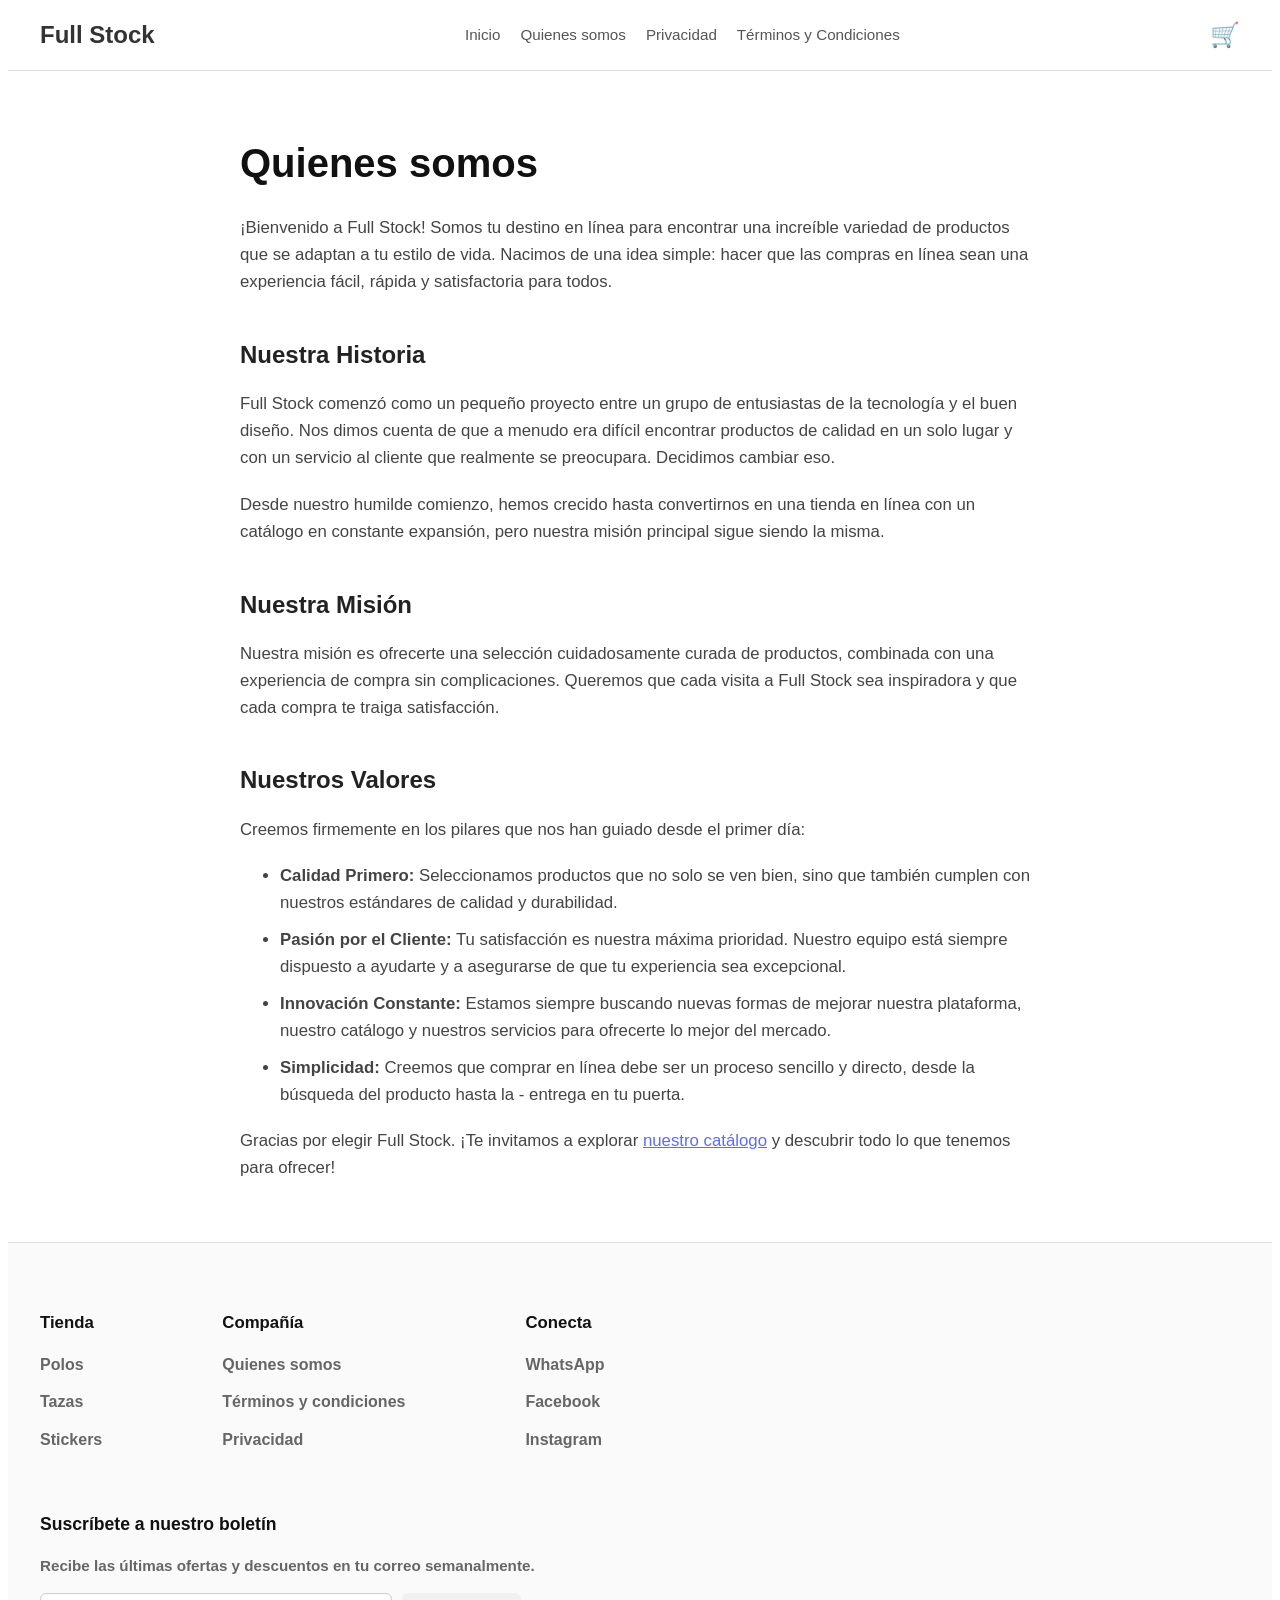
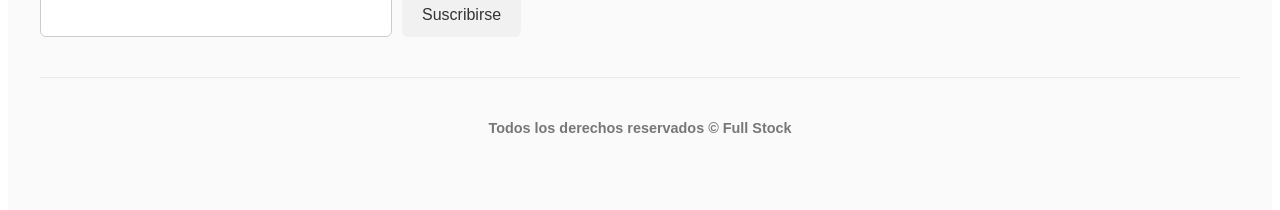
<file: about.html>
<!DOCTYPE html>
<html lang="es">
<head>
    <meta charset="UTF-8">
    <meta name="viewport" content="width=device-width, initial-scale=1.0">
    <title>Quiénes Somos - Full Stock</title>
    <link rel="stylesheet" href="Styles.css">
</head>
<body>

   <header>
        <div class="logo-container">
            <a href="index.html" class="logo">Full Stock</a>
        </div>
        <nav>
            <ul>
                <li><a href="index.html">Inicio</a></li>
                <li><a href="about.html">Quienes somos</a></li>
                <li><a href="privacy.html">Privacidad</a></li>
                <li><a href="terms.html">Términos y Condiciones</a></li>
            </ul>
        </nav>
        <div class="cart-container">
            <a href="#" class="cart-link" aria-label="Ver carrito">
                <span class="cart-icon">🛒</span>
            </a>
        </div>
    </header>

 <main class="contenido-texto">
        <h1>Quienes somos</h1>
        <p>¡Bienvenido a Full Stock! Somos tu destino en línea para encontrar una increíble variedad de productos que se adaptan a tu estilo de vida. Nacimos de una idea simple: hacer que las compras en línea sean una experiencia fácil, rápida y satisfactoria para todos.</p>

        <h2>Nuestra Historia</h2>
        <p>Full Stock comenzó como un pequeño proyecto entre un grupo de entusiastas de la tecnología y el buen diseño. Nos dimos cuenta de que a menudo era difícil encontrar productos de calidad en un solo lugar y con un servicio al cliente que realmente se preocupara. Decidimos cambiar eso.</p>
        <p>Desde nuestro humilde comienzo, hemos crecido hasta convertirnos en una tienda en línea con un catálogo en constante expansión, pero nuestra misión principal sigue siendo la misma.</p>

        <h2>Nuestra Misión</h2>
        <p>Nuestra misión es ofrecerte una selección cuidadosamente curada de productos, combinada con una experiencia de compra sin complicaciones. Queremos que cada visita a Full Stock sea inspiradora y que cada compra te traiga satisfacción.</p>

        <h2>Nuestros Valores</h2>
        <p>Creemos firmemente en los pilares que nos han guiado desde el primer día:</p>
        <ul>
            <li><strong>Calidad Primero:</strong> Seleccionamos productos que no solo se ven bien, sino que también cumplen con nuestros estándares de calidad y durabilidad.</li>
            <li><strong>Pasión por el Cliente:</strong> Tu satisfacción es nuestra máxima prioridad. Nuestro equipo está siempre dispuesto a ayudarte y a asegurarse de que tu experiencia sea excepcional.</li>
            <li><strong>Innovación Constante:</strong> Estamos siempre buscando nuevas formas de mejorar nuestra plataforma, nuestro catálogo y nuestros servicios para ofrecerte lo mejor del mercado.</li>
            <li><strong>Simplicidad:</strong> Creemos que comprar en línea debe ser un proceso sencillo y directo, desde la búsqueda del producto hasta la - entrega en tu puerta.</li>
        </ul>

        <p>Gracias por elegir Full Stock. ¡Te invitamos a explorar <a href="#">nuestro catálogo</a> y descubrir todo lo que tenemos para ofrecer!</p>
    </main>

    <footer>
        <div class="footer-contenedor">
            <div class="footer-enlaces">
                <div class="columna-footer">
                    <h3>Tienda</h3>
                    <ul>
                        <li><a href="index.html#polos">Polos</a></li>
                        <li><a href="index.html#tazas">Tazas</a></li>
                        <li><a href="index.html#stickers">Stickers</a></li>
                    </ul>
                </div>
                
                <div class="columna-footer">
                    <h3>Compañía</h3>
                    <ul>
                        <li><a href="about.html">Quienes somos</a></li>
                        <li><a href="terms.html">Términos y condiciones</a></li>
                        <li><a href="privacy.html">Privacidad</a></li>
                    </ul>
                </div>

                <div class="columna-footer">
                    <h3>Conecta</h3>
                    <ul>
                        <li><a href="https://wa.me/" target="_blank">WhatsApp</a></li>
                        <li><a href="https://www.facebook.com/" target="_blank">Facebook</a></li>
                        <li><a href="https://www.instagram.com/" target="_blank">Instagram</a></li>
                    </ul>
                </div>
            </div>

            <div class="footer-boletin">
                <h3>Suscríbete a nuestro boletín</h3>
                <p>Recibe las últimas ofertas y descuentos en tu correo semanalmente.</p>
                <form class="formulario-suscripcion">
                    <label for="email-boletin" class="sr-only">Correo electrónico</label>
                    <input type="email" id="email-boletin" required>
                    <button type="submit">Suscribirse</button>
                </form>
            </div>
        </div>
        <div class="footer-derechos">
            <p>Todos los derechos reservados &copy; Full Stock</p>
        </div>
    </footer>

</body>
</html>
</file>
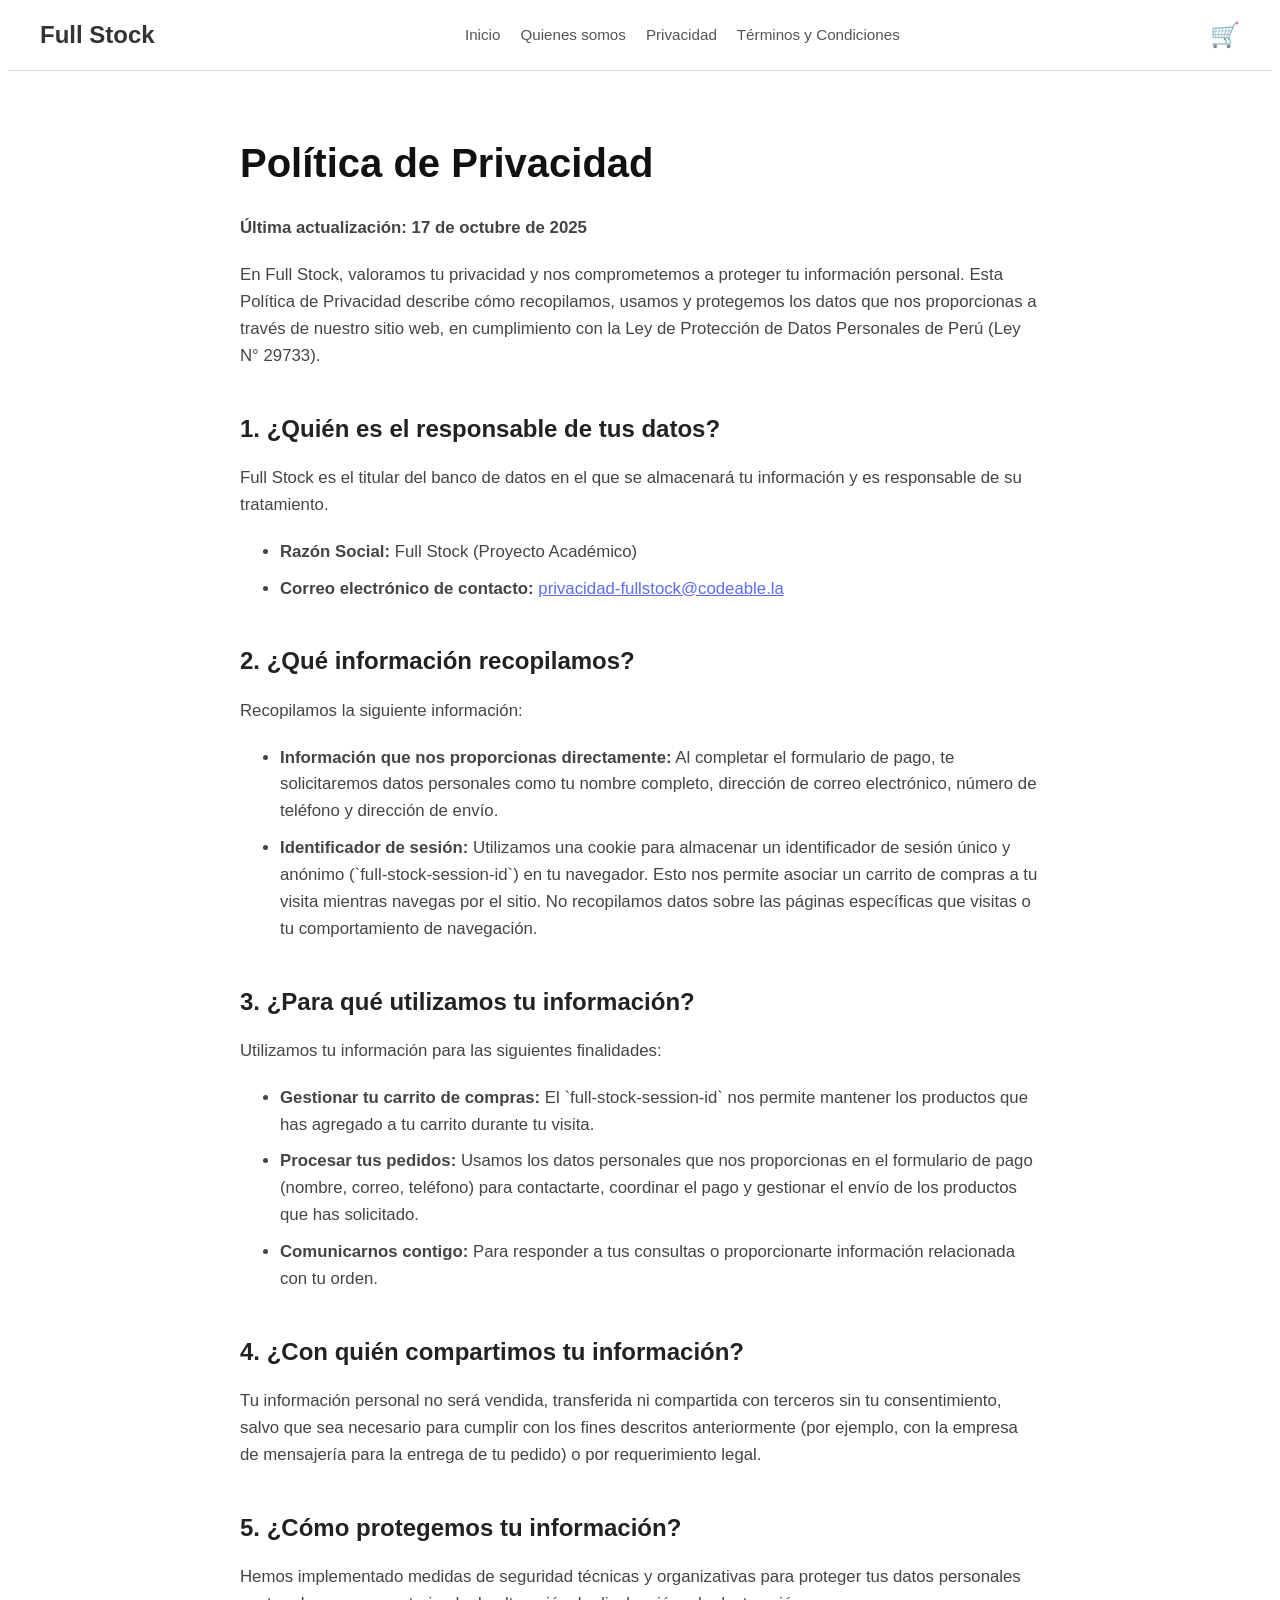
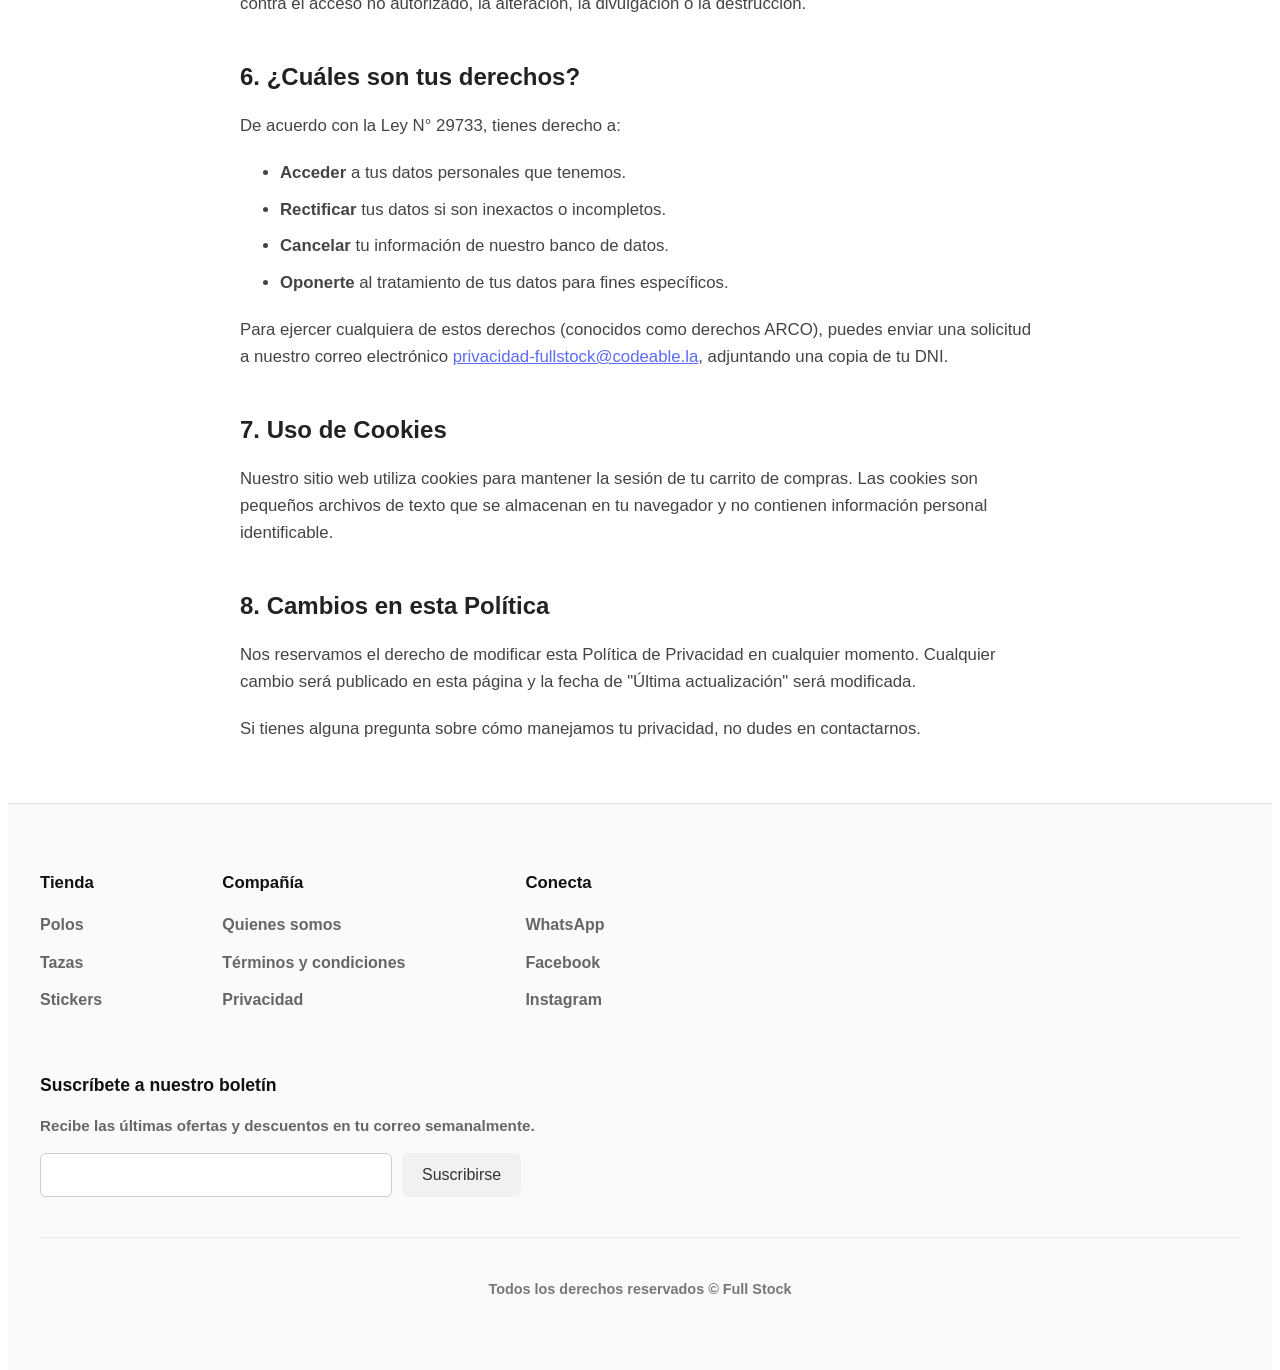
<file: privacy.html>
<!DOCTYPE html>
<html lang="es">
<head>
    <meta charset="UTF-8">
    <meta name="viewport" content="width=device-width, initial-scale=1.0">
    <title>Política de Privacidad - Full Stock</title>
    <link rel="stylesheet" href="Styles.css">
</head>
<body>

    <header>
        <div class="logo-container">
            <a href="index.html" class="logo">Full Stock</a>
        </div>
        <nav>
            <ul>
                <li><a href="index.html">Inicio</a></li>
                <li><a href="about.html">Quienes somos</a></li>
                <li><a href="privacy.html">Privacidad</a></li>
                <li><a href="terms.html">Términos y Condiciones</a></li>
            </ul>
        </nav>
        <div class="cart-container">
            <a href="#" class="cart-link" aria-label="Ver carrito">
                <span class="cart-icon">🛒</span>
            </a>
        </div>
    </header>

   <main class="contenido-texto">
        <h1>Política de Privacidad</h1>
        
        <p><strong>Última actualización: 17 de octubre de 2025</strong></p>

        <p>En Full Stock, valoramos tu privacidad y nos comprometemos a proteger tu información personal. Esta Política de Privacidad describe cómo recopilamos, usamos y protegemos los datos que nos proporcionas a través de nuestro sitio web, en cumplimiento con la Ley de Protección de Datos Personales de Perú (Ley N° 29733).</p>

        <h2>1. ¿Quién es el responsable de tus datos?</h2>
        <p>Full Stock es el titular del banco de datos en el que se almacenará tu información y es responsable de su tratamiento.</p>
        <ul>
            <li><strong>Razón Social:</strong> Full Stock (Proyecto Académico)</li>
            <li><strong>Correo electrónico de contacto:</strong> <a href="mailto:privacidad-fullstock@codeable.la">privacidad-fullstock@codeable.la</a></li>
        </ul>

        <h2>2. ¿Qué información recopilamos?</h2>
        <p>Recopilamos la siguiente información:</p>
        <ul>
            <li><strong>Información que nos proporcionas directamente:</strong> Al completar el formulario de pago, te solicitaremos datos personales como tu nombre completo, dirección de correo electrónico, número de teléfono y dirección de envío.</li>
            <li><strong>Identificador de sesión:</strong> Utilizamos una cookie para almacenar un identificador de sesión único y anónimo (`full-stock-session-id`) en tu navegador. Esto nos permite asociar un carrito de compras a tu visita mientras navegas por el sitio. No recopilamos datos sobre las páginas específicas que visitas o tu comportamiento de navegación.</li>
        </ul>

        <h2>3. ¿Para qué utilizamos tu información?</h2>
        <p>Utilizamos tu información para las siguientes finalidades:</p>
        <ul>
            <li><strong>Gestionar tu carrito de compras:</strong> El `full-stock-session-id` nos permite mantener los productos que has agregado a tu carrito durante tu visita.</li>
            <li><strong>Procesar tus pedidos:</strong> Usamos los datos personales que nos proporcionas en el formulario de pago (nombre, correo, teléfono) para contactarte, coordinar el pago y gestionar el envío de los productos que has solicitado.</li>
            <li><strong>Comunicarnos contigo:</strong> Para responder a tus consultas o proporcionarte información relacionada con tu orden.</li>
        </ul>

        <h2>4. ¿Con quién compartimos tu información?</h2>
        <p>Tu información personal no será vendida, transferida ni compartida con terceros sin tu consentimiento, salvo que sea necesario para cumplir con los fines descritos anteriormente (por ejemplo, con la empresa de mensajería para la entrega de tu pedido) o por requerimiento legal.</p>

        <h2>5. ¿Cómo protegemos tu información?</h2>
        <p>Hemos implementado medidas de seguridad técnicas y organizativas para proteger tus datos personales contra el acceso no autorizado, la alteración, la divulgación o la destrucción.</p>

        <h2>6. ¿Cuáles son tus derechos?</h2>
        <p>De acuerdo con la Ley N° 29733, tienes derecho a:</p>
        <ul>
            <li><strong>Acceder</strong> a tus datos personales que tenemos.</li>
            <li><strong>Rectificar</strong> tus datos si son inexactos o incompletos.</li>
            <li><strong>Cancelar</strong> tu información de nuestro banco de datos.</li>
            <li><strong>Oponerte</strong> al tratamiento de tus datos para fines específicos.</li>
        </ul>
        <p>Para ejercer cualquiera de estos derechos (conocidos como derechos ARCO), puedes enviar una solicitud a nuestro correo electrónico <a href="mailto:privacidad-fullstock@codeable.la">privacidad-fullstock@codeable.la</a>, adjuntando una copia de tu DNI.</p>

        <h2>7. Uso de Cookies</h2>
        <p>Nuestro sitio web utiliza cookies para mantener la sesión de tu carrito de compras. Las cookies son pequeños archivos de texto que se almacenan en tu navegador y no contienen información personal identificable.</p>

        <h2>8. Cambios en esta Política</h2>
        <p>Nos reservamos el derecho de modificar esta Política de Privacidad en cualquier momento. Cualquier cambio será publicado en esta página y la fecha de "Última actualización" será modificada.</p>
        <p>Si tienes alguna pregunta sobre cómo manejamos tu privacidad, no dudes en contactarnos.</p>

    </main>

    <footer>
        <div class="footer-contenedor">
            <div class="footer-enlaces">
                <div class="columna-footer">
                    <h3>Tienda</h3>
                    <ul>
                        <li><a href="index.html#polos">Polos</a></li>
                        <li><a href="index.html#tazas">Tazas</a></li>
                        <li><a href="index.html#stickers">Stickers</a></li>
                    </ul>
                </div>
                
                <div class="columna-footer">
                    <h3>Compañía</h3>
                    <ul>
                        <li><a href="about.html">Quienes somos</a></li>
                        <li><a href="terms.html">Términos y condiciones</a></li>
                        <li><a href="privacy.html">Privacidad</a></li>
                    </ul>
                </div>

                <div class="columna-footer">
                    <h3>Conecta</h3>
                    <ul>
                        <li><a href="https://wa.me/" target="_blank">WhatsApp</a></li>
                        <li><a href="https://www.facebook.com/" target="_blank">Facebook</a></li>
                        <li><a href="https://www.instagram.com/" target="_blank">Instagram</a></li>
                    </ul>
                </div>
            </div>

            <div class="footer-boletin">
                <h3>Suscríbete a nuestro boletín</h3>
                <p>Recibe las últimas ofertas y descuentos en tu correo semanalmente.</p>
                <form class="formulario-suscripcion">
                    <label for="email-boletin" class="sr-only">Correo electrónico</label>
                    <input type="email" id="email-boletin" required>
                    <button type="submit">Suscribirse</button>
                </form>
            </div>
        </div>
        <div class="footer-derechos">
            <p>Todos los derechos reservados &copy; Full Stock</p>
        </div>
    </footer>

</body>
</html>
</file>
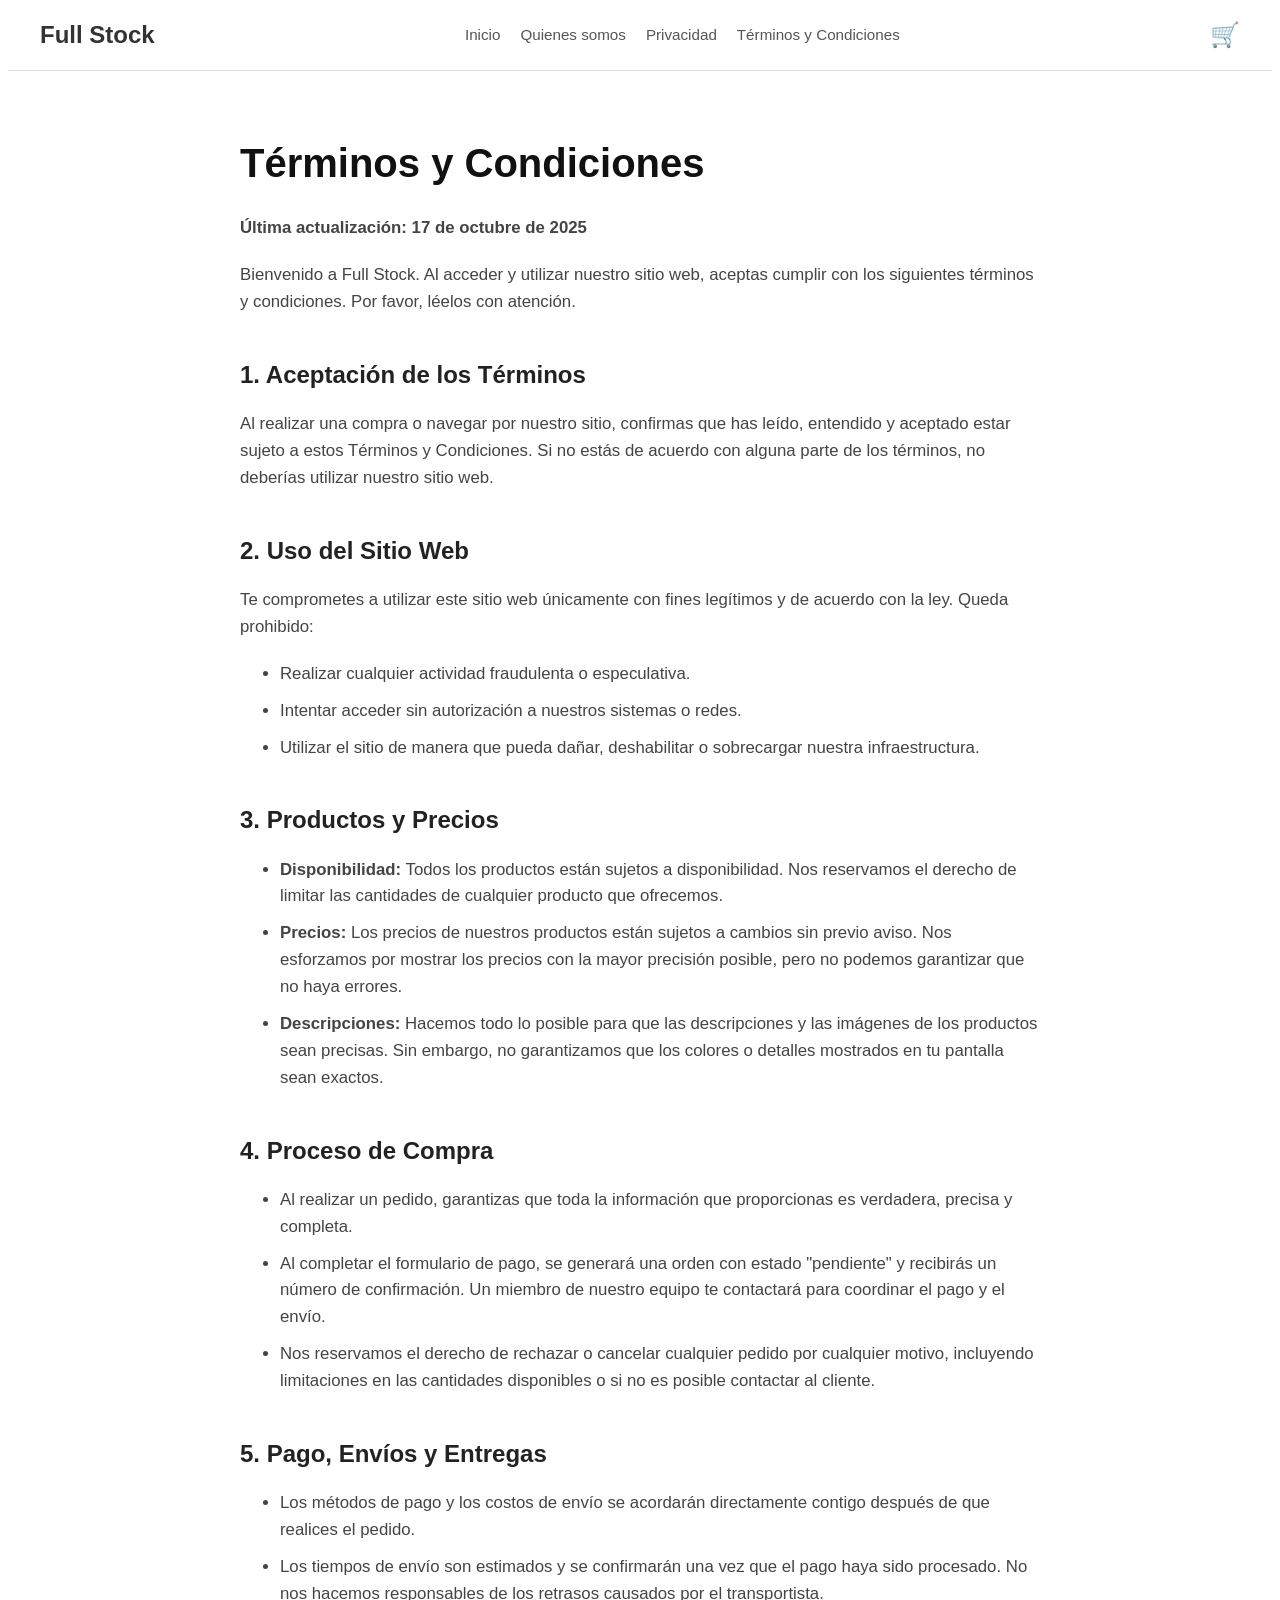
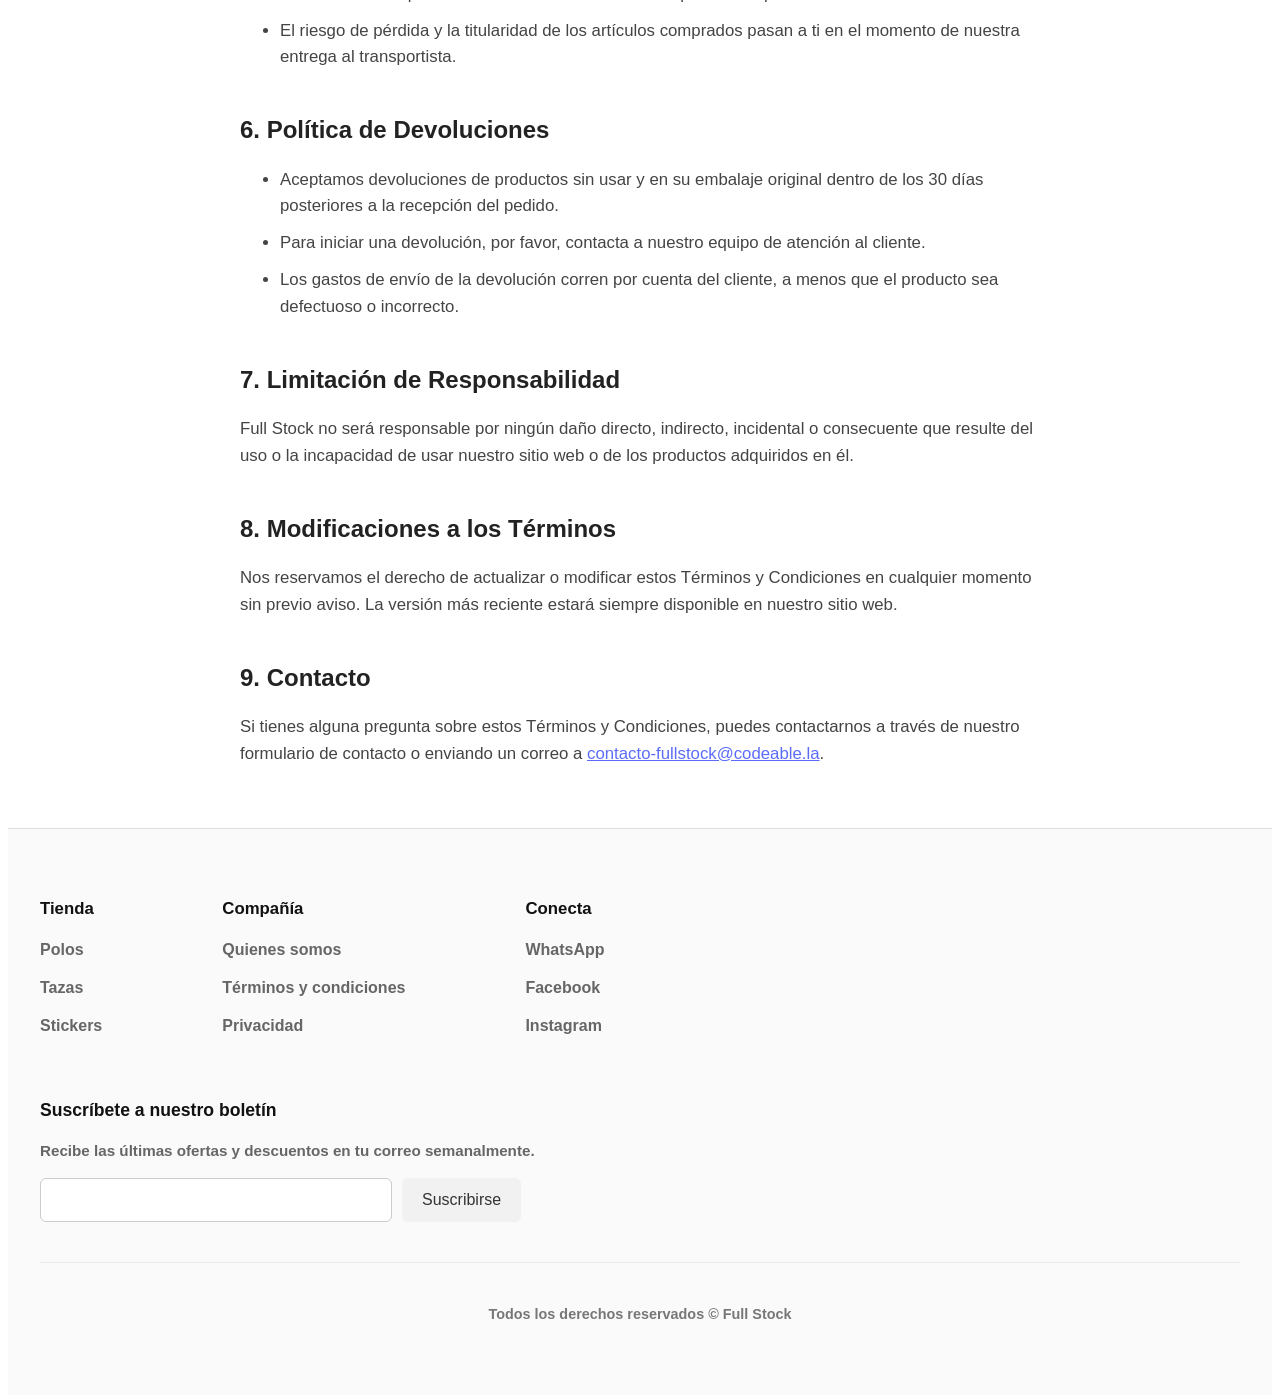
<file: terms.html>
<!DOCTYPE html>
<html lang="es">
<head>
    <meta charset="UTF-8">
    <meta name="viewport" content="width=device-width, initial-scale=1.0">
    <title>Términos y Condiciones - Full Stock</title>
    <link rel="stylesheet" href="Styles.css">
</head>
<body>

    <header>
        <div class="logo-container">
            <a href="index.html" class="logo">Full Stock</a>
        </div>
        <nav>
            <ul>
                <li><a href="index.html">Inicio</a></li>
                <li><a href="about.html">Quienes somos</a></li>
                <li><a href="privacy.html">Privacidad</a></li>
                <li><a href="terms.html">Términos y Condiciones</a></li>
            </ul>
        </nav>
        <div class="cart-container">
            <a href="#" class="cart-link" aria-label="Ver carrito">
                <span class="cart-icon">🛒</span>
            </a>
        </div>
    </header>

        <main class="contenido-texto">
        <h1>Términos y Condiciones</h1>
        
        <p><strong>Última actualización: 17 de octubre de 2025</strong></p>

        <p>Bienvenido a Full Stock. Al acceder y utilizar nuestro sitio web, aceptas cumplir con los siguientes términos y condiciones. Por favor, léelos con atención.</p>

        <h2>1. Aceptación de los Términos</h2>
        <p>Al realizar una compra o navegar por nuestro sitio, confirmas que has leído, entendido y aceptado estar sujeto a estos Términos y Condiciones. Si no estás de acuerdo con alguna parte de los términos, no deberías utilizar nuestro sitio web.</p>

        <h2>2. Uso del Sitio Web</h2>
        <p>Te comprometes a utilizar este sitio web únicamente con fines legítimos y de acuerdo con la ley. Queda prohibido:</p>
        <ul>
            <li>Realizar cualquier actividad fraudulenta o especulativa.</li>
            <li>Intentar acceder sin autorización a nuestros sistemas o redes.</li>
            <li>Utilizar el sitio de manera que pueda dañar, deshabilitar o sobrecargar nuestra infraestructura.</li>
        </ul>

        <h2>3. Productos y Precios</h2>
        <ul>
            <li><strong>Disponibilidad:</strong> Todos los productos están sujetos a disponibilidad. Nos reservamos el derecho de limitar las cantidades de cualquier producto que ofrecemos.</li>
            <li><strong>Precios:</strong> Los precios de nuestros productos están sujetos a cambios sin previo aviso. Nos esforzamos por mostrar los precios con la mayor precisión posible, pero no podemos garantizar que no haya errores.</li>
            <li><strong>Descripciones:</strong> Hacemos todo lo posible para que las descripciones y las imágenes de los productos sean precisas. Sin embargo, no garantizamos que los colores o detalles mostrados en tu pantalla sean exactos.</li>
        </ul>

        <h2>4. Proceso de Compra</h2>
        <ul>
            <li>Al realizar un pedido, garantizas que toda la información que proporcionas es verdadera, precisa y completa.</li>
            <li>Al completar el formulario de pago, se generará una orden con estado "pendiente" y recibirás un número de confirmación. Un miembro de nuestro equipo te contactará para coordinar el pago y el envío.</li>
            <li>Nos reservamos el derecho de rechazar o cancelar cualquier pedido por cualquier motivo, incluyendo limitaciones en las cantidades disponibles o si no es posible contactar al cliente.</li>
        </ul>

        <h2>5. Pago, Envíos y Entregas</h2>
        <ul>
            <li>Los métodos de pago y los costos de envío se acordarán directamente contigo después de que realices el pedido.</li>
            <li>Los tiempos de envío son estimados y se confirmarán una vez que el pago haya sido procesado. No nos hacemos responsables de los retrasos causados por el transportista.</li>
            <li>El riesgo de pérdida y la titularidad de los artículos comprados pasan a ti en el momento de nuestra entrega al transportista.</li>
        </ul>

        <h2>6. Política de Devoluciones</h2>
        <ul>
            <li>Aceptamos devoluciones de productos sin usar y en su embalaje original dentro de los 30 días posteriores a la recepción del pedido.</li>
            <li>Para iniciar una devolución, por favor, contacta a nuestro equipo de atención al cliente.</li>
            <li>Los gastos de envío de la devolución corren por cuenta del cliente, a menos que el producto sea defectuoso o incorrecto.</li>
        </ul>

        <h2>7. Limitación de Responsabilidad</h2>
        <p>Full Stock no será responsable por ningún daño directo, indirecto, incidental o consecuente que resulte del uso o la incapacidad de usar nuestro sitio web o de los productos adquiridos en él.</p>

        <h2>8. Modificaciones a los Términos</h2>
        <p>Nos reservamos el derecho de actualizar o modificar estos Términos y Condiciones en cualquier momento sin previo aviso. La versión más reciente estará siempre disponible en nuestro sitio web.</p>

        <h2>9. Contacto</h2>
        <p>Si tienes alguna pregunta sobre estos Términos y Condiciones, puedes contactarnos a través de nuestro formulario de contacto o enviando un correo a <a href="mailto:contacto-fullstock@codeable.la">contacto-fullstock@codeable.la</a>.</p>

    </main>

   <footer>
        <div class="footer-contenedor">
            <div class="footer-enlaces">
                <div class="columna-footer">
                    <h3>Tienda</h3>
                    <ul>
                        <li><a href="index.html#polos">Polos</a></li>
                        <li><a href="index.html#tazas">Tazas</a></li>
                        <li><a href="index.html#stickers">Stickers</a></li>
                    </ul>
                </div>
                
                <div class="columna-footer">
                    <h3>Compañía</h3>
                    <ul>
                        <li><a href="quienes-somos.html">Quienes somos</a></li>
                        <li><a href="terminos.html">Términos y condiciones</a></li>
                        <li><a href="privacidad.html">Privacidad</a></li>
                    </ul>
                </div>

                <div class="columna-footer">
                    <h3>Conecta</h3>
                    <ul>
                        <li><a href="https://wa.me/" target="_blank">WhatsApp</a></li>
                        <li><a href="https://www.facebook.com/" target="_blank">Facebook</a></li>
                        <li><a href="https://www.instagram.com/" target="_blank">Instagram</a></li>
                    </ul>
                </div>
            </div>

            <div class="footer-boletin">
                <h3>Suscríbete a nuestro boletín</h3>
                <p>Recibe las últimas ofertas y descuentos en tu correo semanalmente.</p>
                <form class="formulario-suscripcion">
                    <label for="email-boletin" class="sr-only">Correo electrónico</label>
                    <input type="email" id="email-boletin" required>
                    <button type="submit">Suscribirse</button>
                </form>
            </div>
        </div>
        <div class="footer-derechos">
            <p>Todos los derechos reservados &copy; Full Stock</p>
        </div>
    </footer>
</body>
</html>
</file>
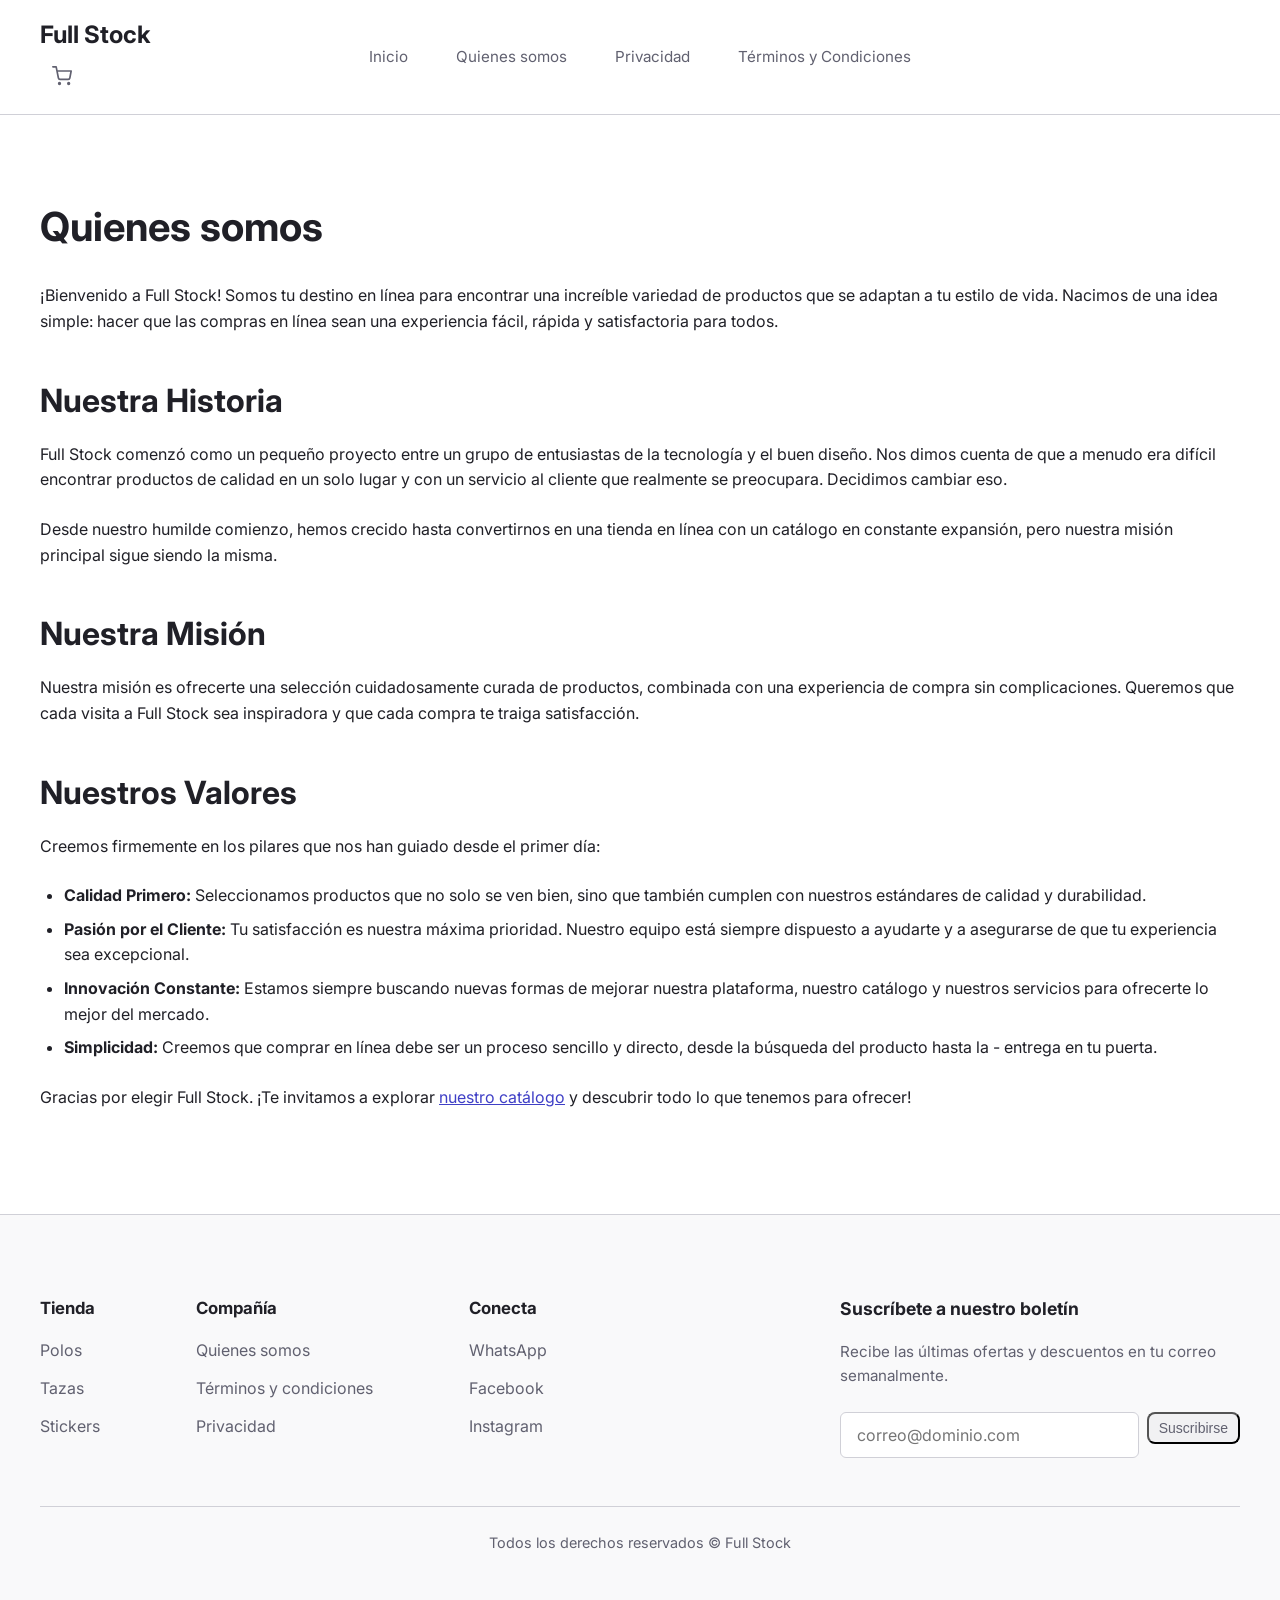
<file: Paginas/about.html>
<!DOCTYPE html>
<html lang="es">
<head>
    <meta charset="UTF-8">
    <meta name="viewport" content="width=device-width, initial-scale=1.0">
    <title>Quiénes Somos - Full Stock</title>
   <link rel="stylesheet" href="../Styles/Index.css">
</head>
<body>

   <header class="main-header">
        <div class="container main-header__container">
            <a href="index.html" class="main-header__logo">Full Stock</a>
            <nav class="main-nav">
                <ul class="main-nav__list">
                    <li class="nav-item"><a href="index.html" class="nav-item__link">Inicio</a></li>
                    <li class="nav-item"><a href="about.html" class="nav-item__link">Quienes somos</a></li>
                    <li class="nav-item"><a href="privacy.html" class="nav-item__link">Privacidad</a></li>
                    <li class="nav-item"><a href="terms.html" class="nav-item__link">Términos y Condiciones</a></li>
                </ul>
            </nav>
            <div class="main-header__cart">
                <a href="#" class="button button--icon button--ghost" aria-label="Ver carrito">
                    <svg xmlns="http://www.w3.org/2000/svg" viewBox="0 0 24 24" fill="none" stroke="currentColor" stroke-width="2" stroke-linecap="round" stroke-linejoin="round">
                        <circle cx="9" cy="21" r="1"></circle>
                        <circle cx="20" cy="21" r="1"></circle>
                        <path d="M1 1h4l2.68 13.39a2 2 0 0 0 2 1.61h9.72a2 2 0 0 0 2-1.61L23 6H6"></path>
                    </svg>
                </a>
            </div>
        </div>
    </header>

 <main class="section content">
    <div class="container">
        <h1>Quienes somos</h1>
        <p>¡Bienvenido a Full Stock! Somos tu destino en línea para encontrar una increíble variedad de productos que se adaptan a tu estilo de vida. Nacimos de una idea simple: hacer que las compras en línea sean una experiencia fácil, rápida y satisfactoria para todos.</p>

        <h2>Nuestra Historia</h2>
        <p>Full Stock comenzó como un pequeño proyecto entre un grupo de entusiastas de la tecnología y el buen diseño. Nos dimos cuenta de que a menudo era difícil encontrar productos de calidad en un solo lugar y con un servicio al cliente que realmente se preocupara. Decidimos cambiar eso.</p>
        <p>Desde nuestro humilde comienzo, hemos crecido hasta convertirnos en una tienda en línea con un catálogo en constante expansión, pero nuestra misión principal sigue siendo la misma.</p>

        <h2>Nuestra Misión</h2>
        <p>Nuestra misión es ofrecerte una selección cuidadosamente curada de productos, combinada con una experiencia de compra sin complicaciones. Queremos que cada visita a Full Stock sea inspiradora y que cada compra te traiga satisfacción.</p>

        <h2>Nuestros Valores</h2>
        <p>Creemos firmemente en los pilares que nos han guiado desde el primer día:</p>
        <ul>
            <li><strong>Calidad Primero:</strong> Seleccionamos productos que no solo se ven bien, sino que también cumplen con nuestros estándares de calidad y durabilidad.</li>
            <li><strong>Pasión por el Cliente:</strong> Tu satisfacción es nuestra máxima prioridad. Nuestro equipo está siempre dispuesto a ayudarte y a asegurarse de que tu experiencia sea excepcional.</li>
            <li><strong>Innovación Constante:</strong> Estamos siempre buscando nuevas formas de mejorar nuestra plataforma, nuestro catálogo y nuestros servicios para ofrecerte lo mejor del mercado.</li>
            <li><strong>Simplicidad:</strong> Creemos que comprar en línea debe ser un proceso sencillo y directo, desde la búsqueda del producto hasta la - entrega en tu puerta.</li>
        </ul>

        <p>Gracias por elegir Full Stock. ¡Te invitamos a explorar <a href="#">nuestro catálogo</a> y descubrir todo lo que tenemos para ofrecer!</p>
   </div> </main>

   <footer class="section main-footer">
        <div class="container">
            <div class="main-footer__container">
                
                <div class="main-footer__content">
                    <div class="links-group">
                        <h3 class="links-group__title">Tienda</h3>
                        <ul class="links-group__list">
                            <li><a href="index.html#polos" class="links-group__link">Polos</a></li>
                            <li><a href="index.html#tazas" class="links-group__link">Tazas</a></li>
                            <li><a href="index.html#stickers" class="links-group__link">Stickers</a></li>
                        </ul>
                    </div>
                    
                    <div class="links-group">
                        <h3 class="links-group__title">Compañía</h3>
                        <ul class="links-group__list">
                            <li><a href="quienes-somos.html" class="links-group__link">Quienes somos</a></li>
                            <li><a href="terminos.html" class="links-group__link">Términos y condiciones</a></li>
                            <li><a href="privacidad.html" class="links-group__link">Privacidad</a></li>
                        </ul>
                    </div>

                    <div class="links-group">
                        <h3 class="links-group__title">Conecta</h3>
                        <ul class="links-group__list">
                            <li><a href="https://wa.me/" target="_blank" class="links-group__link">WhatsApp</a></li>
                            <li><a href="https://www.facebook.com/" target="_blank" class="links-group__link">Facebook</a></li>
                            <li><a href="https://www.instagram.com/" target="_blank" class="links-group__link">Instagram</a></li>
                        </ul>
                    </div>
                </div>

                <div class="main-footer__newsletter">
                    <form class="newsletter-form">
                        <h3 class="newsletter-form__title">Suscríbete a nuestro boletín</h3>
                        <p class="newsletter-form__description">Recibe las últimas ofertas y descuentos en tu correo semanalmente.</p>
                        
                        <div class="newsletter-form__group">
                            <label for="email-boletin" class="sr-only">Correo electrónico</label>
                            <input type="email" id="email-boletin" class="newsletter-form__input" placeholder="correo@dominio.com" required>
                            <button type="submit" class="button button--secondary">Suscribirse</button>
                        </div>
                    </form>
                </div>

            </div>

            <div class="main-footer__copyright">
                <p>Todos los derechos reservados &copy; Full Stock</p>
            </div>
        </div>
    </footer>

</body>
</html>
</file>
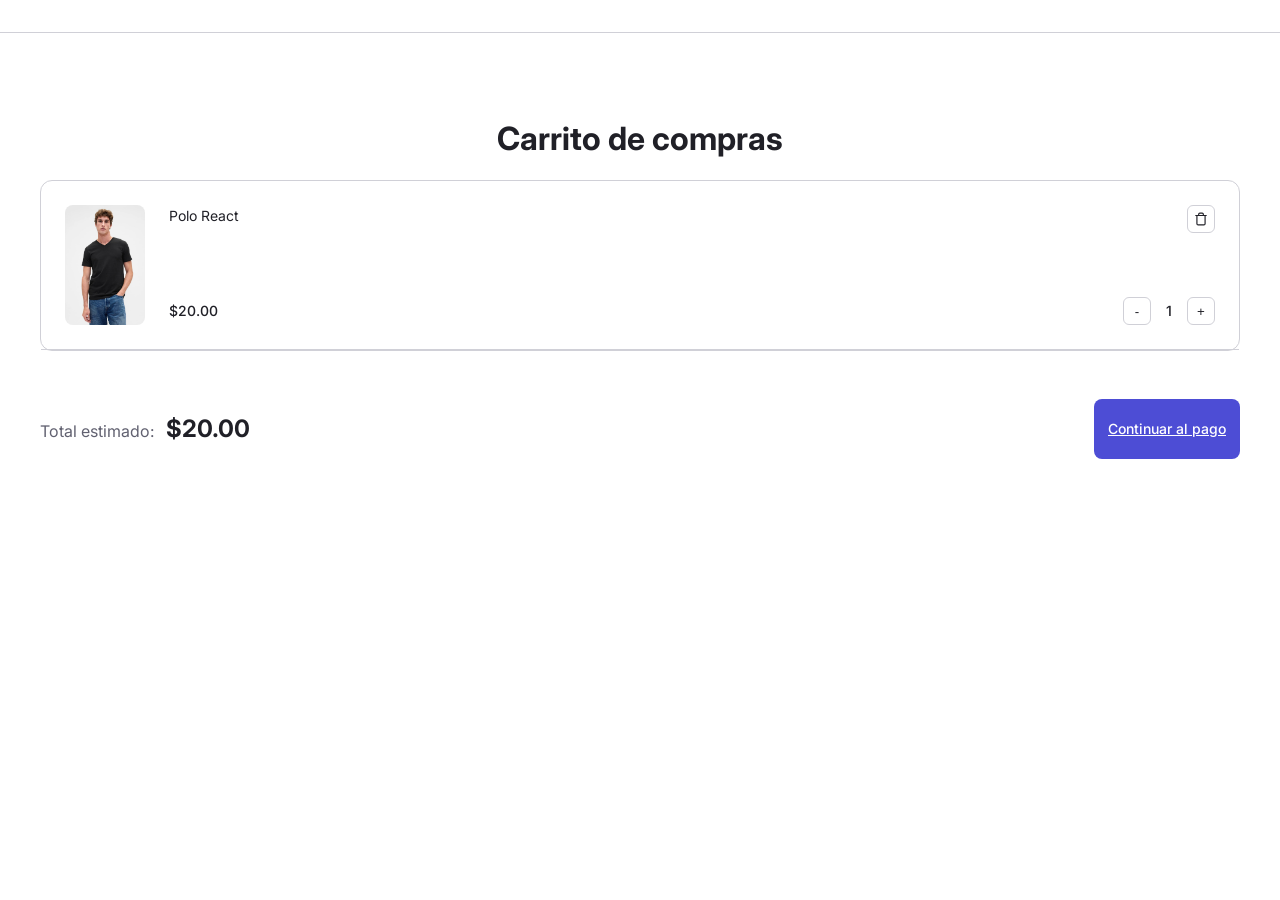
<file: Paginas/Cart.html>
<!DOCTYPE html>
<html lang="es">
<head>
    <meta charset="UTF-8">
    <meta name="viewport" content="width=device-width, initial-scale=1.0">
    <title>Mi Carrito - Full Stock</title>
    <link rel="stylesheet" href="../Styles/Index.css">
</head>
<body class="vertical-page-layout">

    <header class="main-header">
        </header>

    <main class="section">
        <div class="container">
            <h1 class="cart-page__title">Carrito de compras</h1>
            
            <div class="cart-page">
                <div class="cart-list">
                    <div class="cart-item">
                        <div class="cart-item__image-wrapper">
                            <img src="../img/polos.jpg" alt="Polo React" class="cart-item__image">
                        </div>
                        <div class="cart-item__content">
                            <div class="cart-item__top">
                                <h4 class="cart-item__title">Polo React</h4>
                                <button class="cart-item__delete">
                                    <svg xmlns="http://www.w3.org/2000/svg" width="16" height="16" viewBox="0 0 24 24" fill="none" stroke="currentColor" stroke-width="2" stroke-linecap="round" stroke-linejoin="round"><polyline points="3 6 5 6 21 6"></polyline><path d="M19 6v14a2 2 0 0 1-2 2H7a2 2 0 0 1-2-2V6m3 0V4a2 2 0 0 1 2-2h4a2 2 0 0 1 2 2v2"></path></svg>
                                </button>
                            </div>
                            <div class="cart-item__actions">
                                <p class="cart-item__price">$20.00</p>
                                <div class="cart-item__quantity">
                                    <button class="cart-item__qty-btn">-</button>
                                    <span class="cart-item__qty-number">1</span>
                                    <button class="cart-item__qty-btn">+</button>
                                </div>
                            </div>
                        </div>
                    </div>
                </div>

                <div class="cart-page__footer">
                    <div class="cart-total">
                        <span style="font-family: var(--family-text); color: var(--muted-foreground);">Total estimado:</span>
                        <strong style="font-size: 1.5rem; color: var(--foreground); margin-left: 0.5rem;">$20.00</strong>
                    </div>
                    <a href="checkout.html" class="button button--lg">Continuar al pago</a>
                </div>
            </div>
        </div>
    </main>

    </body>
</html>
</file>
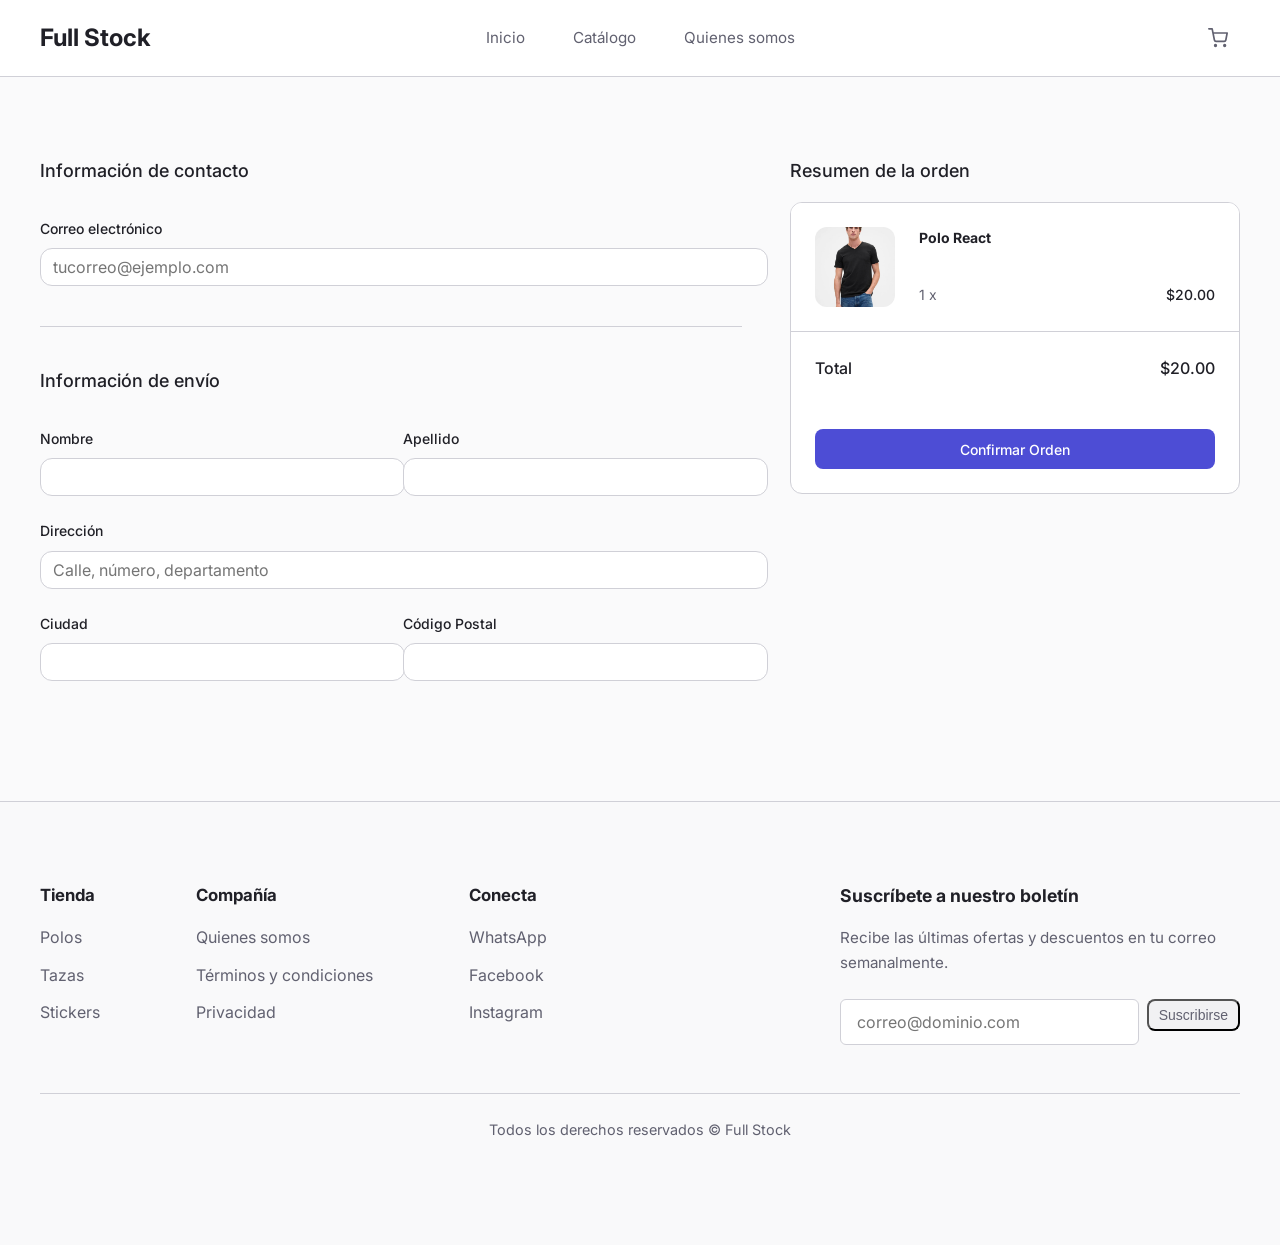
<file: Paginas/checkout.html>
<!DOCTYPE html>
<html lang="es">
<head>
    <meta charset="UTF-8">
    <meta name="viewport" content="width=device-width, initial-scale=1.0">
    <title>Checkout - Full Stock</title>
    <link rel="stylesheet" href="../Styles/Index.css">
    <style>
        /* Un pequeño ajuste exclusivo para esta página: el fondo general es un gris ligerísimo 
           según el diseño de Figma para resaltar las cajas blancas */
        body { background-color: rgba(0, 0, 85, 0.02); }
        /* En Dark Mode mantenemos el fondo oscuro general */
        @media (prefers-color-scheme: dark) {
            body { background-color: var(--background); }
        }
    </style>
</head>
<body class="vertical-page-layout">

    <header class="main-header">
        <div class="container main-header__container">
            <div class="main-header__top">
                <a href="index.html" class="main-header__logo">Full Stock</a>
                <div class="main-header__cart">
                    <a href="cart.html" class="button button--icon button--ghost" aria-label="Ver carrito">
                        <svg xmlns="http://www.w3.org/2000/svg" viewBox="0 0 24 24" fill="none" stroke="currentColor" stroke-width="2" stroke-linecap="round" stroke-linejoin="round">
                            <circle cx="9" cy="21" r="1"></circle>
                            <circle cx="20" cy="21" r="1"></circle>
                            <path d="M1 1h4l2.68 13.39a2 2 0 0 0 2 1.61h9.72a2 2 0 0 0 2-1.61L23 6H6"></path>
                        </svg>
                    </a>
                </div>
            </div>
            <nav class="main-nav">
                <ul class="main-nav__list">
                    <li class="nav-item"><a href="index.html" class="nav-item__link">Inicio</a></li>
                    <li class="nav-item"><a href="catalogo.html" class="nav-item__link">Catálogo</a></li>
                    <li class="nav-item"><a href="about.html" class="nav-item__link">Quienes somos</a></li>
                </ul>
            </nav>
        </div>
    </header>

    <main class="section">
        <div class="container checkout-layout">
            
            <div class="checkout__forms">
                
                <section class="form-section">
                    <h2 class="form-section__title">Información de contacto</h2>
                    <div class="form-field">
                        <label for="email" class="form-field__label">Correo electrónico</label>
                        <input type="email" id="email" class="form-field__input" placeholder="tucorreo@ejemplo.com" required>
                    </div>
                </section>

                <hr style="border: 0; border-top: 1px solid var(--border); margin-bottom: 2.5rem;">

                <section class="form-section">
                    <h2 class="form-section__title">Información de envío</h2>
                    
                    <div class="form-row">
                        <div class="form-field">
                            <label for="nombre" class="form-field__label">Nombre</label>
                            <input type="text" id="nombre" class="form-field__input" required>
                        </div>
                        <div class="form-field">
                            <label for="apellido" class="form-field__label">Apellido</label>
                            <input type="text" id="apellido" class="form-field__input" required>
                        </div>
                    </div>

                    <div class="form-field">
                        <label for="direccion" class="form-field__label">Dirección</label>
                        <input type="text" id="direccion" class="form-field__input" placeholder="Calle, número, departamento" required>
                    </div>

                    <div class="form-row">
                        <div class="form-field">
                            <label for="ciudad" class="form-field__label">Ciudad</label>
                            <input type="text" id="ciudad" class="form-field__input" required>
                        </div>
                        <div class="form-field">
                            <label for="codigo-postal" class="form-field__label">Código Postal</label>
                            <input type="text" id="codigo-postal" class="form-field__input" required>
                        </div>
                    </div>
                </section>
                
                <a href="order-confirmation.html" class="button button--lg" style="width: 100%; text-decoration: none; text-align: center; display: block; box-sizing: border-box;" id="btn-pagar-movil">Confirmar Orden</a>
            </div>

            <aside class="checkout__sidebar">
                <div class="checkout-summary__title-wrapper">
                    <h2 class="checkout-summary__title">Resumen de la orden</h2>
                </div>
                
                <div class="checkout-summary">
                    <div class="checkout-summary__list">
                        <div class="checkout-summary__item">
                            <div class="checkout-summary__image-wrapper">
                                <img src="../img/polos.jpg" alt="Polo React" class="checkout-summary__image">
                            </div>
                            <div class="checkout-summary__item-details">
                                <h3 class="checkout-summary__item-name">Polo React</h3>
                                <div class="checkout-summary__item-price-row">
                                    <span class="checkout-summary__qty">1 x</span>
                                    <span class="checkout-summary__item-price">$20.00</span>
                                </div>
                            </div>
                        </div>
                    </div>

                    <div class="checkout-summary__total-row">
                        <p class="checkout-summary__total-label">Total</p>
                        <p class="checkout-summary__total-value">$20.00</p>
                    </div>

                    <div class="checkout-summary__actions">
                        <a href="order-confirmation.html" class="button button--lg checkout-summary__button" id="btn-pagar-desktop" style="text-decoration: none; text-align: center; display: block; box-sizing: border-box;">Confirmar Orden</a>
                    </div>
                </div>
            </aside>

        </div>
    </main>

    <footer class="section main-footer">
        <div class="container">
            <div class="main-footer__container">
                
                <div class="main-footer__content">
                    <div class="links-group">
                        <h3 class="links-group__title">Tienda</h3>
                        <ul class="links-group__list">
                            <li><a href="index.html#polos" class="links-group__link">Polos</a></li>
                            <li><a href="index.html#tazas" class="links-group__link">Tazas</a></li>
                            <li><a href="index.html#stickers" class="links-group__link">Stickers</a></li>
                        </ul>
                    </div>
                    
                    <div class="links-group">
                        <h3 class="links-group__title">Compañía</h3>
                        <ul class="links-group__list">
                            <li><a href="about.html" class="links-group__link">Quienes somos</a></li>
                            <li><a href="terms.html" class="links-group__link">Términos y condiciones</a></li>
                            <li><a href="privacy.html" class="links-group__link">Privacidad</a></li>
                        </ul>
                    </div>

                    <div class="links-group">
                        <h3 class="links-group__title">Conecta</h3>
                        <ul class="links-group__list">
                            <li><a href="https://wa.me/" target="_blank" class="links-group__link">WhatsApp</a></li>
                            <li><a href="https://www.facebook.com/" target="_blank" class="links-group__link">Facebook</a></li>
                            <li><a href="https://www.instagram.com/" target="_blank" class="links-group__link">Instagram</a></li>
                        </ul>
                    </div>
                </div>

                <div class="main-footer__newsletter">
                    <form class="newsletter-form">
                        <h3 class="newsletter-form__title">Suscríbete a nuestro boletín</h3>
                        <p class="newsletter-form__description">Recibe las últimas ofertas y descuentos en tu correo semanalmente.</p>
                        
                        <div class="newsletter-form__group">
                            <label for="email-boletin" class="sr-only">Correo electrónico</label>
                            <input type="email" id="email-boletin" class="newsletter-form__input" placeholder="correo@dominio.com" required>
                            <button type="submit" class="button button--secondary">Suscribirse</button>
                        </div>
                    </form>
                </div>

            </div>

            <div class="main-footer__copyright">
                <p>Todos los derechos reservados &copy; Full Stock</p>
            </div>
        </div>
    </footer>
    
    <style>
        @media (min-width: 64rem) {
            #btn-pagar-movil { display: none !important; }
        }
        @media (max-width: 63.99rem) {
            .checkout-summary__actions { display: none !important; }
        }
    </style>
</body>
</html>
</file>
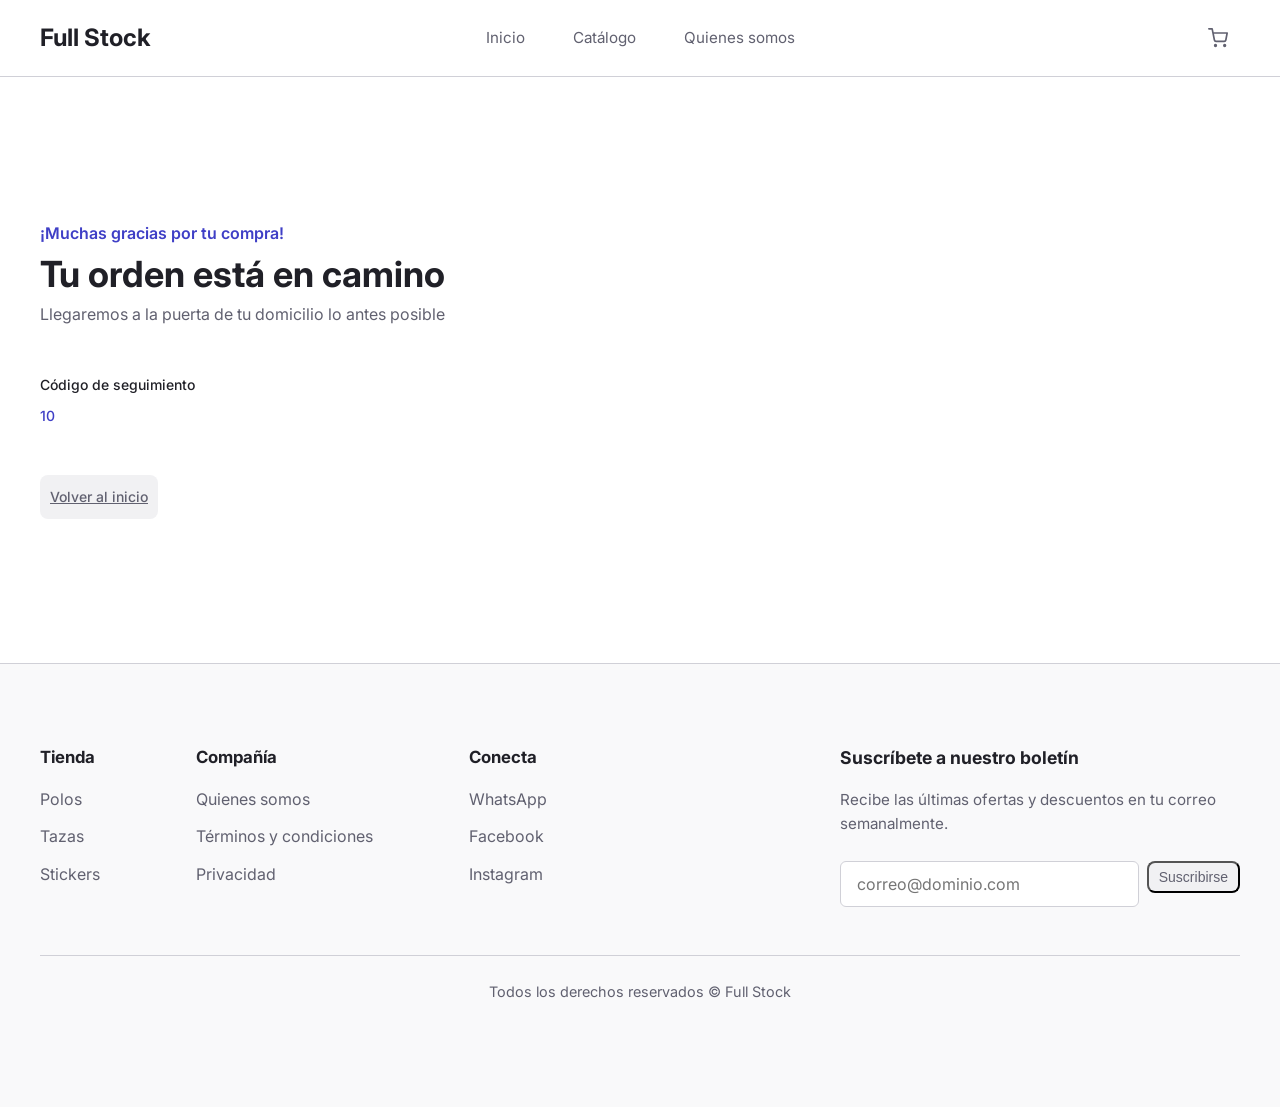
<file: Paginas/order-confirmation.html>
<!DOCTYPE html>
<html lang="es">
<head>
    <meta charset="UTF-8">
    <meta name="viewport" content="width=device-width, initial-scale=1.0">
    <title>Orden Confirmada - Full Stock</title>
    <link rel="stylesheet" href="../Styles/Index.css">
</head>
<body class="vertical-page-layout">

    <header class="main-header">
        <div class="container main-header__container">
            <div class="main-header__top">
                <a href="index.html" class="main-header__logo">Full Stock</a>
                <div class="main-header__cart">
                    <a href="#" class="button button--icon button--ghost" aria-label="Ver carrito">
                        <svg xmlns="http://www.w3.org/2000/svg" viewBox="0 0 24 24" fill="none" stroke="currentColor" stroke-width="2" stroke-linecap="round" stroke-linejoin="round">
                            <circle cx="9" cy="21" r="1"></circle>
                            <circle cx="20" cy="21" r="1"></circle>
                            <path d="M1 1h4l2.68 13.39a2 2 0 0 0 2 1.61h9.72a2 2 0 0 0 2-1.61L23 6H6"></path>
                        </svg>
                    </a>
                </div>
            </div>
            <nav class="main-nav">
                <ul class="main-nav__list">
                    <li class="nav-item"><a href="index.html" class="nav-item__link">Inicio</a></li>
                    <li class="nav-item"><a href="catalogo.html" class="nav-item__link">Catálogo</a></li>
                    <li class="nav-item"><a href="about.html" class="nav-item__link">Quienes somos</a></li>
                </ul>
            </nav>
        </div>
    </header>

    <main class="section">
        <div class="container">
            
            <div class="order-success">
                <p class="order-success__greeting">¡Muchas gracias por tu compra!</p>
                <h1 class="order-success__title">Tu orden está en camino</h1>
                <p class="order-success__message">Llegaremos a la puerta de tu domicilio lo antes posible</p>
                
                <div class="order-success__tracking">
                    <p class="order-success__tracking-label">Código de seguimiento</p>
                    <p class="order-success__tracking-number">10</p>
                </div>
                
                <a href="index.html" class="button button--secondary" style="margin-top: 3rem;">Volver al inicio</a>
            </div>

        </div>
    </main>

    <footer class="section main-footer">
        <div class="container">
            <div class="main-footer__container">
                <div class="main-footer__content">
                    <div class="links-group">
                        <h3 class="links-group__title">Tienda</h3>
                        <ul class="links-group__list">
                            <li><a href="index.html#polos" class="links-group__link">Polos</a></li>
                            <li><a href="index.html#tazas" class="links-group__link">Tazas</a></li>
                            <li><a href="index.html#stickers" class="links-group__link">Stickers</a></li>
                        </ul>
                    </div>
                    <div class="links-group">
                        <h3 class="links-group__title">Compañía</h3>
                        <ul class="links-group__list">
                            <li><a href="about.html" class="links-group__link">Quienes somos</a></li>
                            <li><a href="terms.html" class="links-group__link">Términos y condiciones</a></li>
                            <li><a href="privacy.html" class="links-group__link">Privacidad</a></li>
                        </ul>
                    </div>
                    <div class="links-group">
                        <h3 class="links-group__title">Conecta</h3>
                        <ul class="links-group__list">
                            <li><a href="https://wa.me/" target="_blank" class="links-group__link">WhatsApp</a></li>
                            <li><a href="https://www.facebook.com/" target="_blank" class="links-group__link">Facebook</a></li>
                            <li><a href="https://www.instagram.com/" target="_blank" class="links-group__link">Instagram</a></li>
                        </ul>
                    </div>
                </div>

                <div class="main-footer__newsletter">
                    <form class="newsletter-form">
                        <h3 class="newsletter-form__title">Suscríbete a nuestro boletín</h3>
                        <p class="newsletter-form__description">Recibe las últimas ofertas y descuentos en tu correo semanalmente.</p>
                        <div class="newsletter-form__group">
                            <label for="email-boletin" class="sr-only">Correo electrónico</label>
                            <input type="email" id="email-boletin" class="newsletter-form__input" placeholder="correo@dominio.com" required>
                            <button type="submit" class="button button--secondary">Suscribirse</button>
                        </div>
                    </form>
                </div>
            </div>
            <div class="main-footer__copyright">
                <p>Todos los derechos reservados &copy; Full Stock</p>
            </div>
        </div>
    </footer>

</body>
</html>
</file>
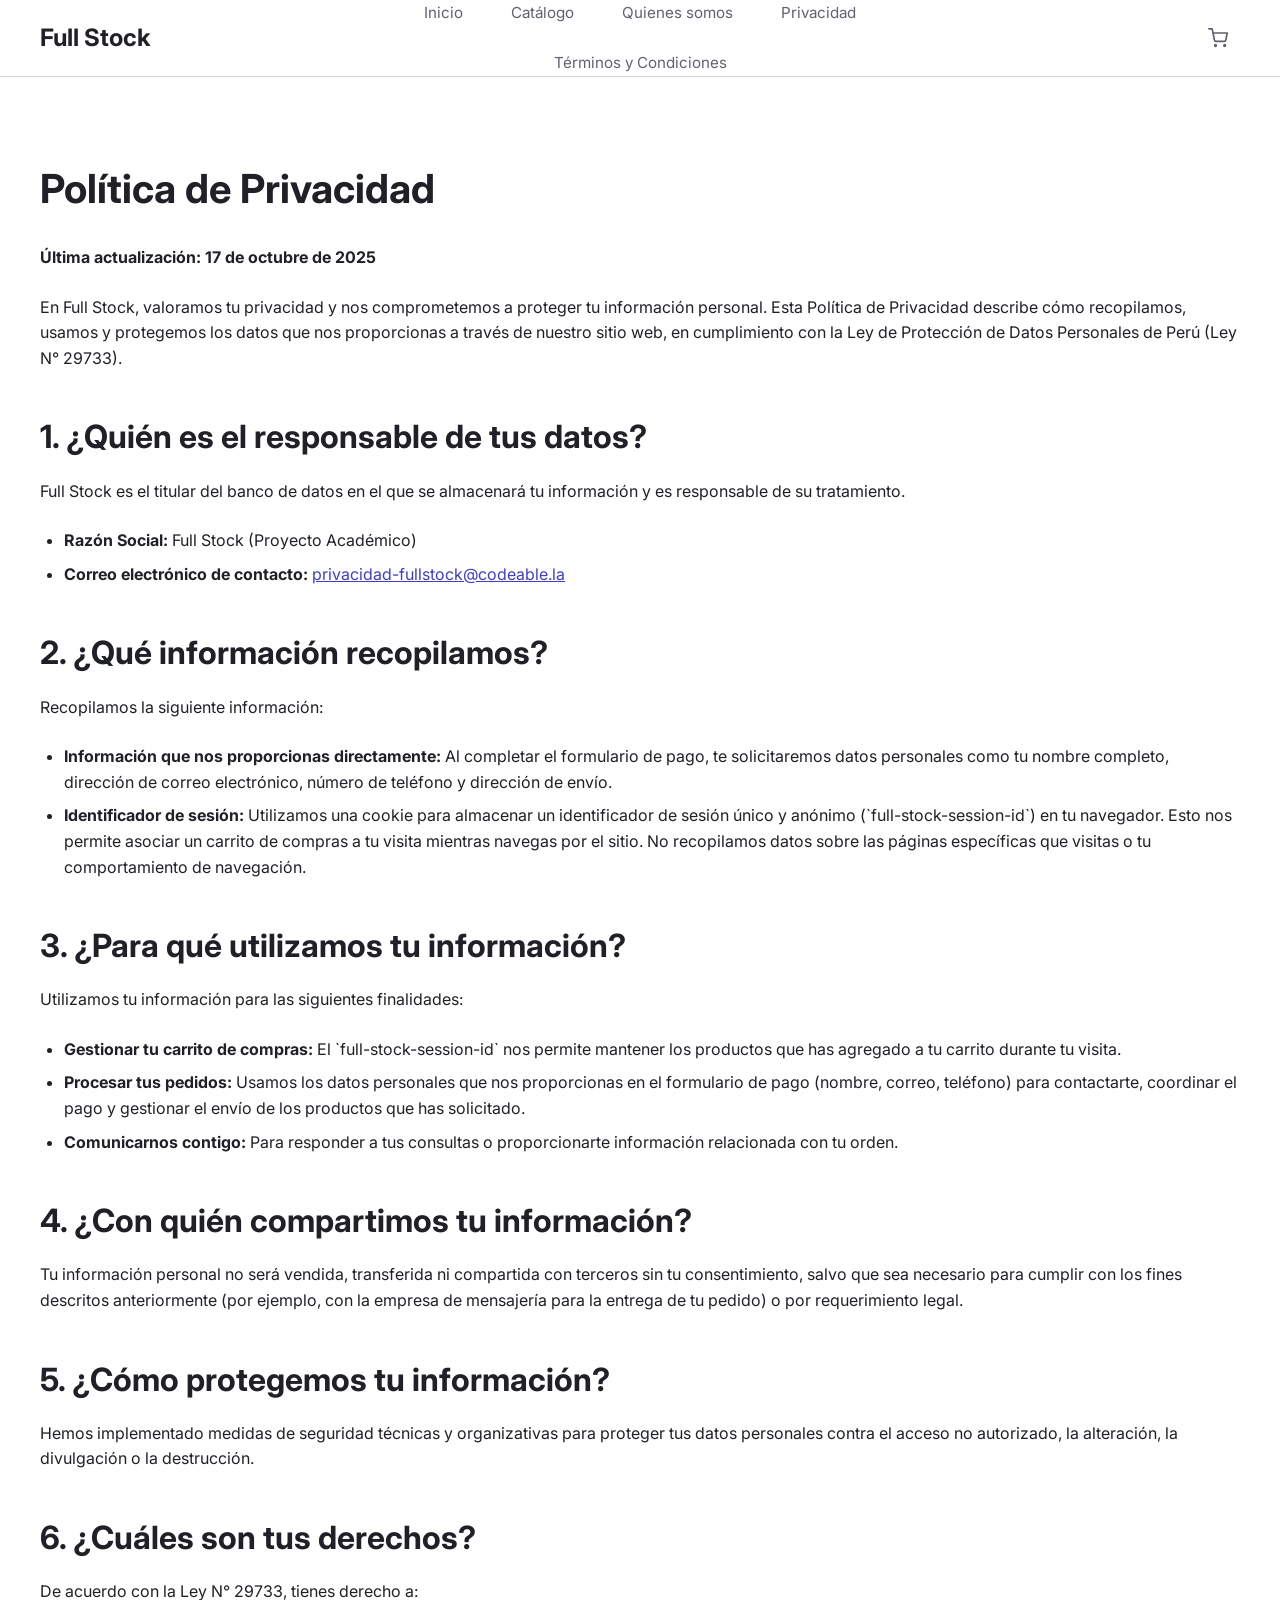
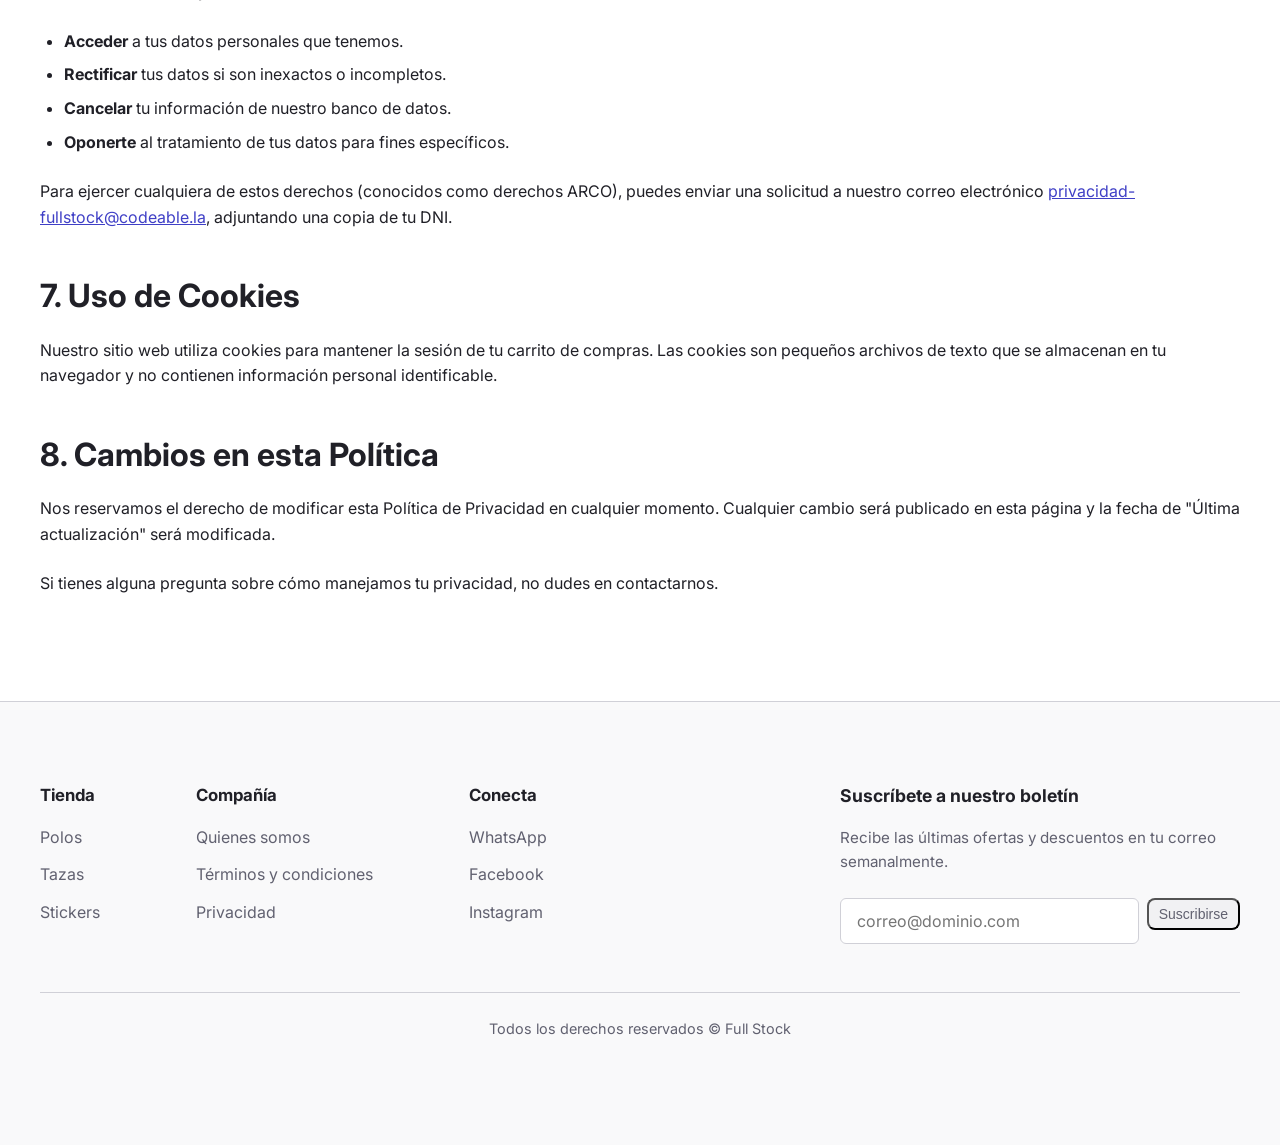
<file: Paginas/privacy.html>
<!DOCTYPE html>
<html lang="es">
<head>
    <meta charset="UTF-8">
    <meta name="viewport" content="width=device-width, initial-scale=1.0">
    <title>Política de Privacidad - Full Stock</title>
  <link rel="stylesheet" href="../Styles/Index.css">
</head>
<body class="vertical-page-layout">
    
<header class="main-header">
        <div class="container main-header__container">
            
            <div class="main-header__top">
                <a href="index.html" class="main-header__logo">Full Stock</a>
                
                <div class="main-header__cart">
                    <a href="#" class="button button--icon button--ghost" aria-label="Ver carrito">
                        <svg xmlns="http://www.w3.org/2000/svg" viewBox="0 0 24 24" fill="none" stroke="currentColor" stroke-width="2" stroke-linecap="round" stroke-linejoin="round">
                            <circle cx="9" cy="21" r="1"></circle>
                            <circle cx="20" cy="21" r="1"></circle>
                            <path d="M1 1h4l2.68 13.39a2 2 0 0 0 2 1.61h9.72a2 2 0 0 0 2-1.61L23 6H6"></path>
                        </svg>
                    </a>
                </div>
            </div>
            
            <nav class="main-nav">
                <ul class="main-nav__list">
                    <li class="nav-item"><a href="index.html" class="nav-item__link">Inicio</a></li>
                    <li class="nav-item"><a href="catalogo.html" class="nav-item__link">Catálogo</a></li>
                    <li class="nav-item"><a href="about.html" class="nav-item__link">Quienes somos</a></li>
                    <li class="nav-item"><a href="privacy.html" class="nav-item__link">Privacidad</a></li>
                    <li class="nav-item"><a href="terms.html" class="nav-item__link">Términos y Condiciones</a></li>
                </ul>
            </nav>

        </div>
    </header>

  <main class="section content">
    <div class="container">
        <h1>Política de Privacidad</h1>
        
        <p><strong>Última actualización: 17 de octubre de 2025</strong></p>

        <p>En Full Stock, valoramos tu privacidad y nos comprometemos a proteger tu información personal. Esta Política de Privacidad describe cómo recopilamos, usamos y protegemos los datos que nos proporcionas a través de nuestro sitio web, en cumplimiento con la Ley de Protección de Datos Personales de Perú (Ley N° 29733).</p>

        <h2>1. ¿Quién es el responsable de tus datos?</h2>
        <p>Full Stock es el titular del banco de datos en el que se almacenará tu información y es responsable de su tratamiento.</p>
        <ul>
            <li><strong>Razón Social:</strong> Full Stock (Proyecto Académico)</li>
            <li><strong>Correo electrónico de contacto:</strong> <a href="mailto:privacidad-fullstock@codeable.la">privacidad-fullstock@codeable.la</a></li>
        </ul>

        <h2>2. ¿Qué información recopilamos?</h2>
        <p>Recopilamos la siguiente información:</p>
        <ul>
            <li><strong>Información que nos proporcionas directamente:</strong> Al completar el formulario de pago, te solicitaremos datos personales como tu nombre completo, dirección de correo electrónico, número de teléfono y dirección de envío.</li>
            <li><strong>Identificador de sesión:</strong> Utilizamos una cookie para almacenar un identificador de sesión único y anónimo (`full-stock-session-id`) en tu navegador. Esto nos permite asociar un carrito de compras a tu visita mientras navegas por el sitio. No recopilamos datos sobre las páginas específicas que visitas o tu comportamiento de navegación.</li>
        </ul>

        <h2>3. ¿Para qué utilizamos tu información?</h2>
        <p>Utilizamos tu información para las siguientes finalidades:</p>
        <ul>
            <li><strong>Gestionar tu carrito de compras:</strong> El `full-stock-session-id` nos permite mantener los productos que has agregado a tu carrito durante tu visita.</li>
            <li><strong>Procesar tus pedidos:</strong> Usamos los datos personales que nos proporcionas en el formulario de pago (nombre, correo, teléfono) para contactarte, coordinar el pago y gestionar el envío de los productos que has solicitado.</li>
            <li><strong>Comunicarnos contigo:</strong> Para responder a tus consultas o proporcionarte información relacionada con tu orden.</li>
        </ul>

        <h2>4. ¿Con quién compartimos tu información?</h2>
        <p>Tu información personal no será vendida, transferida ni compartida con terceros sin tu consentimiento, salvo que sea necesario para cumplir con los fines descritos anteriormente (por ejemplo, con la empresa de mensajería para la entrega de tu pedido) o por requerimiento legal.</p>

        <h2>5. ¿Cómo protegemos tu información?</h2>
        <p>Hemos implementado medidas de seguridad técnicas y organizativas para proteger tus datos personales contra el acceso no autorizado, la alteración, la divulgación o la destrucción.</p>

        <h2>6. ¿Cuáles son tus derechos?</h2>
        <p>De acuerdo con la Ley N° 29733, tienes derecho a:</p>
        <ul>
            <li><strong>Acceder</strong> a tus datos personales que tenemos.</li>
            <li><strong>Rectificar</strong> tus datos si son inexactos o incompletos.</li>
            <li><strong>Cancelar</strong> tu información de nuestro banco de datos.</li>
            <li><strong>Oponerte</strong> al tratamiento de tus datos para fines específicos.</li>
        </ul>
        <p>Para ejercer cualquiera de estos derechos (conocidos como derechos ARCO), puedes enviar una solicitud a nuestro correo electrónico <a href="mailto:privacidad-fullstock@codeable.la">privacidad-fullstock@codeable.la</a>, adjuntando una copia de tu DNI.</p>

        <h2>7. Uso de Cookies</h2>
        <p>Nuestro sitio web utiliza cookies para mantener la sesión de tu carrito de compras. Las cookies son pequeños archivos de texto que se almacenan en tu navegador y no contienen información personal identificable.</p>

        <h2>8. Cambios en esta Política</h2>
        <p>Nos reservamos el derecho de modificar esta Política de Privacidad en cualquier momento. Cualquier cambio será publicado en esta página y la fecha de "Última actualización" será modificada.</p>
        <p>Si tienes alguna pregunta sobre cómo manejamos tu privacidad, no dudes en contactarnos.</p>

    </div> </main>

  <footer class="section main-footer">
        <div class="container">
            <div class="main-footer__container">
                
                <div class="main-footer__content">
                    <div class="links-group">
                        <h3 class="links-group__title">Tienda</h3>
                        <ul class="links-group__list">
                            <li><a href="index.html#polos" class="links-group__link">Polos</a></li>
                            <li><a href="index.html#tazas" class="links-group__link">Tazas</a></li>
                            <li><a href="index.html#stickers" class="links-group__link">Stickers</a></li>
                        </ul>
                    </div>
                    
                    <div class="links-group">
                        <h3 class="links-group__title">Compañía</h3>
                        <ul class="links-group__list">
                            <li><a href="quienes-somos.html" class="links-group__link">Quienes somos</a></li>
                            <li><a href="terminos.html" class="links-group__link">Términos y condiciones</a></li>
                            <li><a href="privacidad.html" class="links-group__link">Privacidad</a></li>
                        </ul>
                    </div>

                    <div class="links-group">
                        <h3 class="links-group__title">Conecta</h3>
                        <ul class="links-group__list">
                            <li><a href="https://wa.me/" target="_blank" class="links-group__link">WhatsApp</a></li>
                            <li><a href="https://www.facebook.com/" target="_blank" class="links-group__link">Facebook</a></li>
                            <li><a href="https://www.instagram.com/" target="_blank" class="links-group__link">Instagram</a></li>
                        </ul>
                    </div>
                </div>

                <div class="main-footer__newsletter">
                    <form class="newsletter-form">
                        <h3 class="newsletter-form__title">Suscríbete a nuestro boletín</h3>
                        <p class="newsletter-form__description">Recibe las últimas ofertas y descuentos en tu correo semanalmente.</p>
                        
                        <div class="newsletter-form__group">
                            <label for="email-boletin" class="sr-only">Correo electrónico</label>
                            <input type="email" id="email-boletin" class="newsletter-form__input" placeholder="correo@dominio.com" required>
                            <button type="submit" class="button button--secondary">Suscribirse</button>
                        </div>
                    </form>
                </div>

            </div>

            <div class="main-footer__copyright">
                <p>Todos los derechos reservados &copy; Full Stock</p>
            </div>
        </div>
    </footer>

</body>
</html>
</file>
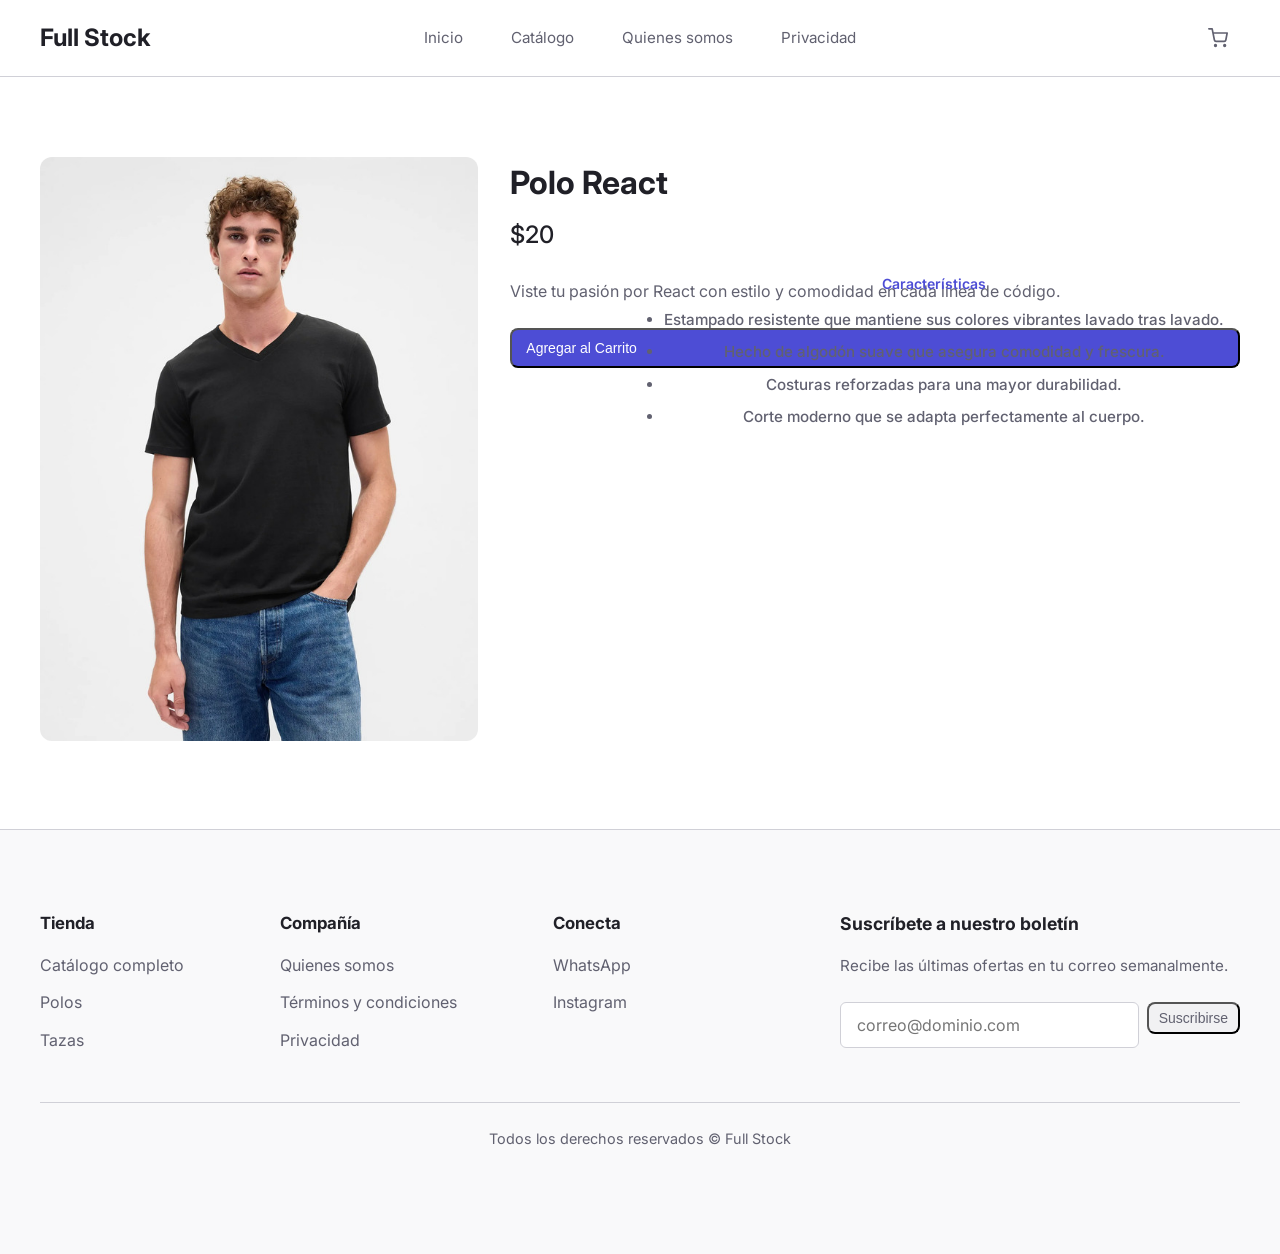
<file: Paginas/product-detail.html>
<!DOCTYPE html>
<html lang="es">
<head>
    <meta charset="UTF-8">
    <meta name="viewport" content="width=device-width, initial-scale=1.0">
    <title>Polo React - Full Stock</title>
    <link rel="stylesheet" href="../Styles/Index.css">
</head>
<body class="vertical-page-layout">

    <header class="main-header">
        <div class="container main-header__container">
            <div class="main-header__top">
                <a href="index.html" class="main-header__logo">Full Stock</a>
                <div class="main-header__cart">
                    <a href="#" class="button button--icon button--ghost" aria-label="Ver carrito">
                        <svg xmlns="http://www.w3.org/2000/svg" viewBox="0 0 24 24" fill="none" stroke="currentColor" stroke-width="2" stroke-linecap="round" stroke-linejoin="round">
                            <circle cx="9" cy="21" r="1"></circle>
                            <circle cx="20" cy="21" r="1"></circle>
                            <path d="M1 1h4l2.68 13.39a2 2 0 0 0 2 1.61h9.72a2 2 0 0 0 2-1.61L23 6H6"></path>
                        </svg>
                    </a>
                </div>
            </div>
            <nav class="main-nav">
                <ul class="main-nav__list">
                    <li class="nav-item"><a href="index.html" class="nav-item__link">Inicio</a></li>
                    <li class="nav-item"><a href="catalogo.html" class="nav-item__link">Catálogo</a></li>
                    <li class="nav-item"><a href="about.html" class="nav-item__link">Quienes somos</a></li>
                    <li class="nav-item"><a href="privacy.html" class="nav-item__link">Privacidad</a></li>
                </ul>
            </nav>
        </div>
    </header>

    <main class="section">
        <div class="container">
            
            <article class="product-detail">
                
                <div class="product-detail__gallery">
                    <img src="../img/polos.jpg" alt="Polo React" class="product-detail__image">
                </div>

                <div class="product-detail__info">
                    
                    <div class="product-detail__header">
                        <h1 class="product-detail__title">Polo React</h1>
                        <p class="product-detail__price">$20</p>
                    </div>

                    <p class="product-detail__description">
                        Viste tu pasión por React con estilo y comodidad en cada línea de código.
                    </p>

                    <button class="button button--lg product-detail__button"<a href="cart.html" class="button button--lg product-detail__button">Agregar al Carrito</a>

                    <div class="product-detail__features">
                        <h2 class="product-detail__features-title">Características</h2>
                        <ul class="product-detail__features-list">
                            <li>Estampado resistente que mantiene sus colores vibrantes lavado tras lavado.</li>
                            <li>Hecho de algodón suave que asegura comodidad y frescura.</li>
                            <li>Costuras reforzadas para una mayor durabilidad.</li>
                            <li>Corte moderno que se adapta perfectamente al cuerpo.</li>
                        </ul>
                    </div>

                </div>

            </article>

        </div>
    </main>

    <footer class="section main-footer">
        <div class="container">
            <div class="main-footer__container">
                <div class="main-footer__content">
                    <div class="links-group">
                        <h3 class="links-group__title">Tienda</h3>
                        <ul class="links-group__list">
                            <li><a href="catalogo.html" class="links-group__link">Catálogo completo</a></li>
                            <li><a href="index.html#polos" class="links-group__link">Polos</a></li>
                            <li><a href="index.html#tazas" class="links-group__link">Tazas</a></li>
                        </ul>
                    </div>
                    <div class="links-group">
                        <h3 class="links-group__title">Compañía</h3>
                        <ul class="links-group__list">
                            <li><a href="about.html" class="links-group__link">Quienes somos</a></li>
                            <li><a href="terms.html" class="links-group__link">Términos y condiciones</a></li>
                            <li><a href="privacy.html" class="links-group__link">Privacidad</a></li>
                        </ul>
                    </div>
                    <div class="links-group">
                        <h3 class="links-group__title">Conecta</h3>
                        <ul class="links-group__list">
                            <li><a href="#" class="links-group__link">WhatsApp</a></li>
                            <li><a href="#" class="links-group__link">Instagram</a></li>
                        </ul>
                    </div>
                </div>
                <div class="main-footer__newsletter">
                    <form class="newsletter-form">
                        <h3 class="newsletter-form__title">Suscríbete a nuestro boletín</h3>
                        <p class="newsletter-form__description">Recibe las últimas ofertas en tu correo semanalmente.</p>
                        <div class="newsletter-form__group">
                            <label for="email-boletin" class="sr-only">Correo electrónico</label>
                            <input type="email" id="email-boletin" class="newsletter-form__input" placeholder="correo@dominio.com" required>
                            <button type="submit" class="button button--secondary">Suscribirse</button>
                        </div>
                    </form>
                </div>
            </div>
            <div class="main-footer__copyright">
                <p>Todos los derechos reservados &copy; Full Stock</p>
            </div>
        </div>
    </footer>

</body>
</html>
</file>
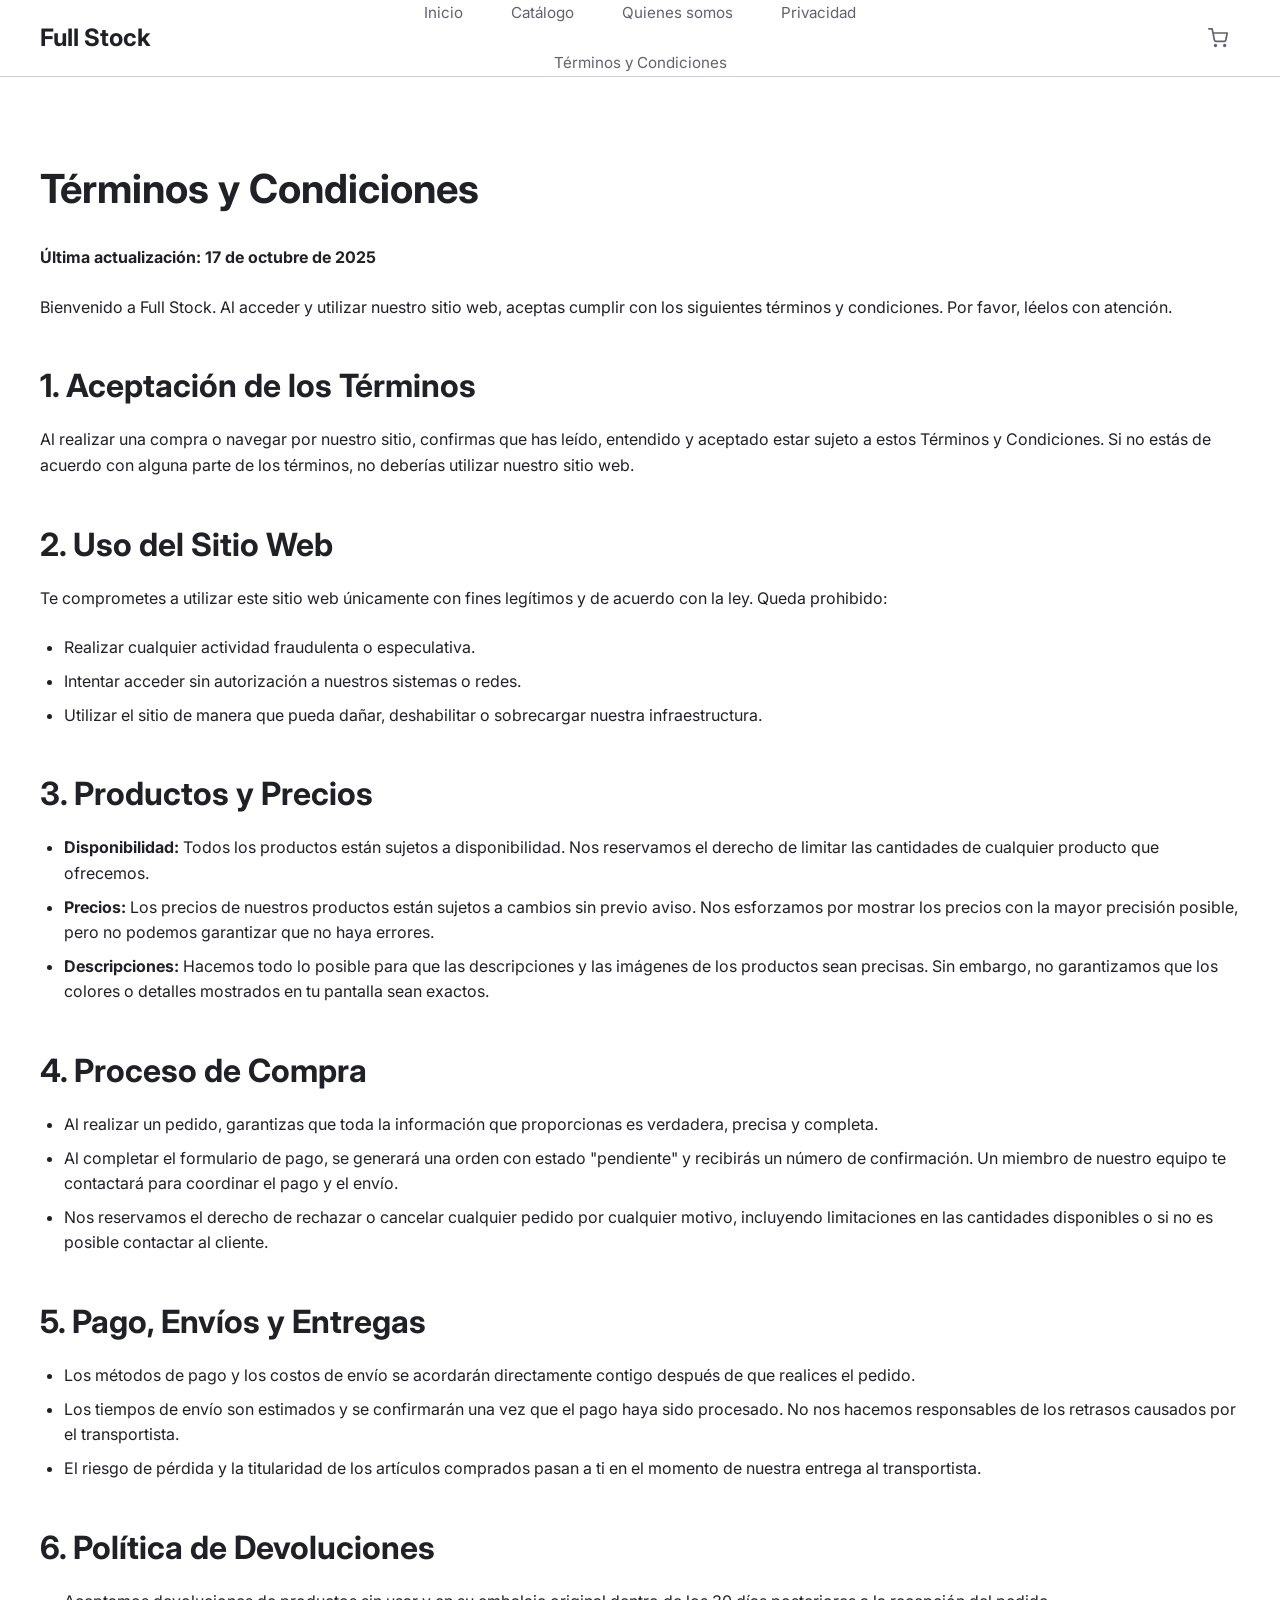
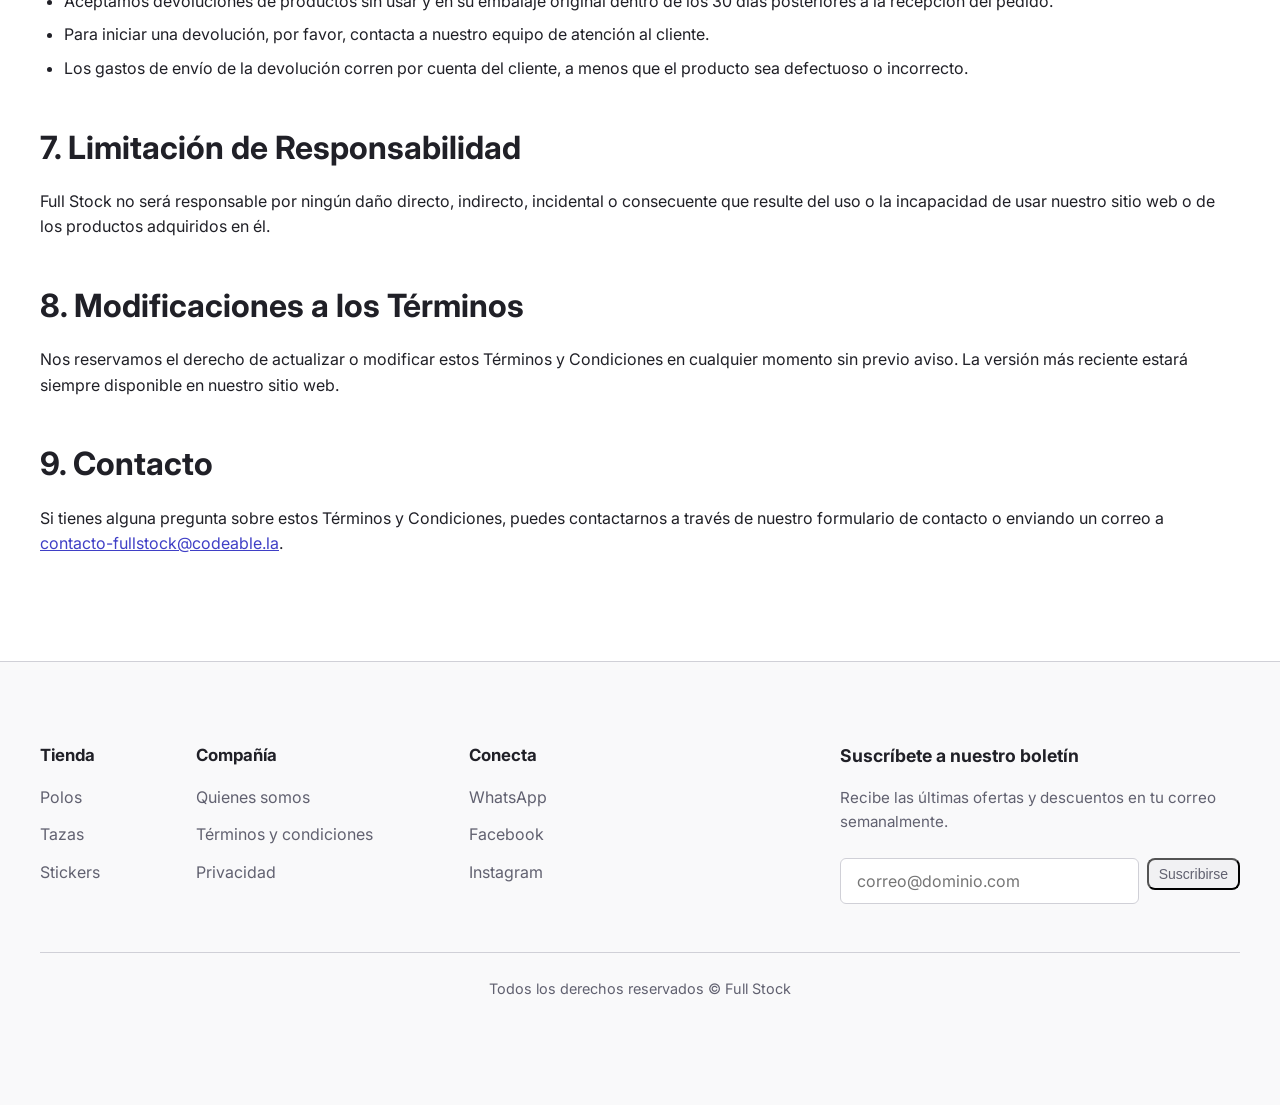
<file: Paginas/terms.html>
<!DOCTYPE html>
<html lang="es">
<head>
    <meta charset="UTF-8">
    <meta name="viewport" content="width=device-width, initial-scale=1.0">
    <title>Términos y Condiciones - Full Stock</title>
  <link rel="stylesheet" href="../Styles/Index.css">
</head>
<body class="vertical-page-layout">

 <header class="main-header">
        <div class="container main-header__container">
            
            <div class="main-header__top">
                <a href="index.html" class="main-header__logo">Full Stock</a>
                
                <div class="main-header__cart">
                    <a href="#" class="button button--icon button--ghost" aria-label="Ver carrito">
                        <svg xmlns="http://www.w3.org/2000/svg" viewBox="0 0 24 24" fill="none" stroke="currentColor" stroke-width="2" stroke-linecap="round" stroke-linejoin="round">
                            <circle cx="9" cy="21" r="1"></circle>
                            <circle cx="20" cy="21" r="1"></circle>
                            <path d="M1 1h4l2.68 13.39a2 2 0 0 0 2 1.61h9.72a2 2 0 0 0 2-1.61L23 6H6"></path>
                        </svg>
                    </a>
                </div>
            </div>
            
            <nav class="main-nav">
                <ul class="main-nav__list">
                    <li class="nav-item"><a href="index.html" class="nav-item__link">Inicio</a></li>
                    <li class="nav-item"><a href="catalogo.html" class="nav-item__link">Catálogo</a></li>
                    <li class="nav-item"><a href="about.html" class="nav-item__link">Quienes somos</a></li>
                    <li class="nav-item"><a href="privacy.html" class="nav-item__link">Privacidad</a></li>
                    <li class="nav-item"><a href="terms.html" class="nav-item__link">Términos y Condiciones</a></li>
                </ul>
            </nav>

        </div>
    </header>

   <main class="section content">
    <div class="container">
       
        <h1>Términos y Condiciones</h1>
        
        <p><strong>Última actualización: 17 de octubre de 2025</strong></p>

        <p>Bienvenido a Full Stock. Al acceder y utilizar nuestro sitio web, aceptas cumplir con los siguientes términos y condiciones. Por favor, léelos con atención.</p>

        <h2>1. Aceptación de los Términos</h2>
        <p>Al realizar una compra o navegar por nuestro sitio, confirmas que has leído, entendido y aceptado estar sujeto a estos Términos y Condiciones. Si no estás de acuerdo con alguna parte de los términos, no deberías utilizar nuestro sitio web.</p>

        <h2>2. Uso del Sitio Web</h2>
        <p>Te comprometes a utilizar este sitio web únicamente con fines legítimos y de acuerdo con la ley. Queda prohibido:</p>
        <ul>
            <li>Realizar cualquier actividad fraudulenta o especulativa.</li>
            <li>Intentar acceder sin autorización a nuestros sistemas o redes.</li>
            <li>Utilizar el sitio de manera que pueda dañar, deshabilitar o sobrecargar nuestra infraestructura.</li>
        </ul>

        <h2>3. Productos y Precios</h2>
        <ul>
            <li><strong>Disponibilidad:</strong> Todos los productos están sujetos a disponibilidad. Nos reservamos el derecho de limitar las cantidades de cualquier producto que ofrecemos.</li>
            <li><strong>Precios:</strong> Los precios de nuestros productos están sujetos a cambios sin previo aviso. Nos esforzamos por mostrar los precios con la mayor precisión posible, pero no podemos garantizar que no haya errores.</li>
            <li><strong>Descripciones:</strong> Hacemos todo lo posible para que las descripciones y las imágenes de los productos sean precisas. Sin embargo, no garantizamos que los colores o detalles mostrados en tu pantalla sean exactos.</li>
        </ul>

        <h2>4. Proceso de Compra</h2>
        <ul>
            <li>Al realizar un pedido, garantizas que toda la información que proporcionas es verdadera, precisa y completa.</li>
            <li>Al completar el formulario de pago, se generará una orden con estado "pendiente" y recibirás un número de confirmación. Un miembro de nuestro equipo te contactará para coordinar el pago y el envío.</li>
            <li>Nos reservamos el derecho de rechazar o cancelar cualquier pedido por cualquier motivo, incluyendo limitaciones en las cantidades disponibles o si no es posible contactar al cliente.</li>
        </ul>

        <h2>5. Pago, Envíos y Entregas</h2>
        <ul>
            <li>Los métodos de pago y los costos de envío se acordarán directamente contigo después de que realices el pedido.</li>
            <li>Los tiempos de envío son estimados y se confirmarán una vez que el pago haya sido procesado. No nos hacemos responsables de los retrasos causados por el transportista.</li>
            <li>El riesgo de pérdida y la titularidad de los artículos comprados pasan a ti en el momento de nuestra entrega al transportista.</li>
        </ul>

        <h2>6. Política de Devoluciones</h2>
        <ul>
            <li>Aceptamos devoluciones de productos sin usar y en su embalaje original dentro de los 30 días posteriores a la recepción del pedido.</li>
            <li>Para iniciar una devolución, por favor, contacta a nuestro equipo de atención al cliente.</li>
            <li>Los gastos de envío de la devolución corren por cuenta del cliente, a menos que el producto sea defectuoso o incorrecto.</li>
        </ul>

        <h2>7. Limitación de Responsabilidad</h2>
        <p>Full Stock no será responsable por ningún daño directo, indirecto, incidental o consecuente que resulte del uso o la incapacidad de usar nuestro sitio web o de los productos adquiridos en él.</p>

        <h2>8. Modificaciones a los Términos</h2>
        <p>Nos reservamos el derecho de actualizar o modificar estos Términos y Condiciones en cualquier momento sin previo aviso. La versión más reciente estará siempre disponible en nuestro sitio web.</p>

        <h2>9. Contacto</h2>
        <p>Si tienes alguna pregunta sobre estos Términos y Condiciones, puedes contactarnos a través de nuestro formulario de contacto o enviando un correo a <a href="mailto:contacto-fullstock@codeable.la">contacto-fullstock@codeable.la</a>.</p>

  </div> </main>

<footer class="section main-footer">
        <div class="container">
            <div class="main-footer__container">
                
                <div class="main-footer__content">
                    <div class="links-group">
                        <h3 class="links-group__title">Tienda</h3>
                        <ul class="links-group__list">
                            <li><a href="index.html#polos" class="links-group__link">Polos</a></li>
                            <li><a href="index.html#tazas" class="links-group__link">Tazas</a></li>
                            <li><a href="index.html#stickers" class="links-group__link">Stickers</a></li>
                        </ul>
                    </div>
                    
                    <div class="links-group">
                        <h3 class="links-group__title">Compañía</h3>
                        <ul class="links-group__list">
                            <li><a href="quienes-somos.html" class="links-group__link">Quienes somos</a></li>
                            <li><a href="terminos.html" class="links-group__link">Términos y condiciones</a></li>
                            <li><a href="privacidad.html" class="links-group__link">Privacidad</a></li>
                        </ul>
                    </div>

                    <div class="links-group">
                        <h3 class="links-group__title">Conecta</h3>
                        <ul class="links-group__list">
                            <li><a href="https://wa.me/" target="_blank" class="links-group__link">WhatsApp</a></li>
                            <li><a href="https://www.facebook.com/" target="_blank" class="links-group__link">Facebook</a></li>
                            <li><a href="https://www.instagram.com/" target="_blank" class="links-group__link">Instagram</a></li>
                        </ul>
                    </div>
                </div>

                <div class="main-footer__newsletter">
                    <form class="newsletter-form">
                        <h3 class="newsletter-form__title">Suscríbete a nuestro boletín</h3>
                        <p class="newsletter-form__description">Recibe las últimas ofertas y descuentos en tu correo semanalmente.</p>
                        
                        <div class="newsletter-form__group">
                            <label for="email-boletin" class="sr-only">Correo electrónico</label>
                            <input type="email" id="email-boletin" class="newsletter-form__input" placeholder="correo@dominio.com" required>
                            <button type="submit" class="button button--secondary">Suscribirse</button>
                        </div>
                    </form>
                </div>

            </div>

            <div class="main-footer__copyright">
                <p>Todos los derechos reservados &copy; Full Stock</p>
            </div>
        </div>
    </footer>
</body>
</html>
</file>
<file: Styles.css>
/* =========================================
   NUESTRA PROMESA DE CALIDAD
   ========================================= */
.promesa-calidad {
    background-color: #fafafa; /* Mismo fondo del footer para que se unan visualmente */
    padding: 60px 20px 20px 20px;
    text-align: center;
}

.promesa-contenedor {
    max-width: 1200px;
    margin: 0 auto;
}

.promesa-calidad h2 {
    font-size: 1.8em;
    margin-bottom: 40px;
    color: #111;
}

.grid-promesas {
    display: flex;
    flex-direction: column; /* Móvil: Apilados verticalmente */
    gap: 40px;
}

.promesa-item {
    display: flex;
    flex-direction: column;
    align-items: center;
}

.promesa-item .icono {
    font-size: 2.5em; /* Tamaño grande para el ícono */
    margin-bottom: 15px;
}

.promesa-item h3 {
    font-size: 1.05em;
    color: #222;
    margin-bottom: 10px;
}

.promesa-item p {
    font-size: 0.9em;
    color: #666;
    line-height: 1.5;
    max-width: 250px; /* Evita que el texto sea muy ancho */
}

/* =========================================
   1. ESTILOS BASE (MÓVIL - DEFAULT)
   ========================================= */
body {
    font-family: sans-serif;
    margin: 0;
    padding: 0;
    color: #333;
    line-height: 1.6;
    background-color: #fff;
}

/* Padding base para los contenedores en móvil */
header, .hero-section, .categorias, footer {
    padding-left: 1rem;
    padding-right: 1rem;
}

/* === HEADER === */
header {
    padding-top: 1rem;
    padding-bottom: 1rem;
    border-bottom: 1px solid #ddd;
    display: flex; 
    justify-content: space-between; 
    align-items: center; 
}

header .logo {
    font-weight: bold;
    color: #333;
    text-decoration: none;
    font-size: 1.5em;
}

/* Instrucción: Barra de navegación oculta por ahora */
header nav {
    display: none; 
}

header nav ul {
    list-style: none; 
    margin: 0;
    padding: 0;
    display: flex; 
    gap: 20px; 
    align-items: center;
}

header nav a {
    text-decoration: none;
    color: #555;
    font-size: 0.95em;
    transition: color 0.3s ease;
}

header nav a:hover { color: #000; }
header .cart-link { text-decoration: none; color: #333; }
header .cart-icon { font-size: 1.5em; }

/* === SECCIÓN HERO === */
.hero-section {
    min-height: 70vh; /* Un poco más alto en móvil para que luzca bien */
    background-image: 
        linear-gradient(rgba(0, 0, 0, 0.6), rgba(0, 0, 0, 0.6)),
        url('img/hero.jpg'); /* Asegúrate de que tu ruta sea correcta */
    background-size: cover; 
    background-position: center; 
    display: flex;
    flex-direction: column;
    justify-content: center;
    align-items: center;
    text-align: center;
    padding-top: 2rem;
    padding-bottom: 2rem;
}

.hero-content h1 {
    color: #ffffff;
    font-size: 2.2em; /* Tamaño móvil */
    line-height: 1.2; /* Alto de línea móvil */
    margin-bottom: 15px;
}

.hero-content p {
    color: #f0f0f0;
    font-size: 1em;
    margin-bottom: 30px;
}

.btn-hero {
    background-color: #5b6cf9; 
    color: #ffffff;
    padding: 12px 25px;
    border-radius: 6px;
    text-decoration: none;
    font-weight: bold;
}

/* === CATEGORÍAS === */
.categorias {
    margin-top: 40px;
    margin-bottom: 40px;
}

.categorias h2 {
    font-size: 1.8em; /* Tamaño móvil */
    line-height: 1.2;
    margin-bottom: 10px;
    color: #000;
}

.categorias > p {
    color: #666;
    font-size: 1em;
    margin-bottom: 30px;
}

.grid-categorias {
    display: flex;
    flex-direction: column; /* Instrucción: Lista en dirección vertical */
    gap: 30px;
}

.tarjeta-categoria {
    display: flex; 
    flex-direction: column;
    text-align: left;
}

.imagen-contenedor {
    width: 100%;
    aspect-ratio: 1 / 1; /* Instrucción: Ratio 1x1 en móvil */
    border-radius: 12px; 
    overflow: hidden;
    margin-bottom: 15px; 
}

.imagen-contenedor img {
    width: 100%;
    height: 100%;
    object-fit: cover; 
}

.tarjeta-categoria h3 { margin: 0 0 8px 0; font-size: 1.2em; color: #000; }
.tarjeta-categoria p { margin: 0; font-size: 0.95em; color: #666; line-height: 1.5; }

/* === FOOTER === */
footer {
    padding-top: 30px;
    padding-bottom: 30px;
    border-top: 1px solid #ddd;
    font-weight: bold;
    color: #333;
}


/* =========================================
   2. PANTALLAS MEDIANAS EN ADELANTE (Tablets)
   ========================================= */
@media (min-width: 40rem) { /* 40rem = 640px */
    
    .grid-promesas {
        flex-direction: row;
        flex-wrap: wrap;
        justify-content: center;
    }
    
    .promesa-item {
        flex: 1 1 calc(50% - 40px); /* 2 columnas en Tablet */
    }
    /* Instrucción: Se incrementa el padding a 1.5rem */
    header, .hero-section, .categorias, footer {
        padding-left: 1.5rem;
        padding-right: 1.5rem;
    }

    /* Instrucción: Barra de navegación visible */
    header nav {
        display: block; 
    }

    /* Instrucción: Modifican su tamaño y alto de línea */
    .hero-content h1 {
        font-size: 3.5em; 
        line-height: 1.1;
    }
    
    .categorias h2 {
        font-size: 2.2em;
    }

    /* Instrucción: Lista de categorías en dirección horizontal */
    .grid-categorias {
        flex-direction: row; 
        justify-content: space-between;
    }

    .tarjeta-categoria {
        flex: 1 1 calc(33.333% - 20px); /* Ocupan un tercio del ancho */
    }

    /* Instrucción: Ratio de aspecto de 4 x 5 */
    .imagen-contenedor {
        aspect-ratio: 4 / 5; 
    }
}


/* =========================================
   3. PANTALLAS GRANDES EN ADELANTE (Computadoras)
   ========================================= */
@media (min-width: 64rem) { /* 64rem = 1024px */

    .promesa-item {
        flex: 1; /* 4 columnas (todos en una fila) en Desktop */
    }
    
    /* Instrucción: Se incrementa el padding a 2rem */
    header, .hero-section, .categorias, footer {
        padding-left: 2rem;
        padding-right: 2rem;
    }

    /* Opcional pero recomendado: Centrar el contenido para que no se estire infinito en monitores gigantes */
    header, .categorias, footer {
        max-width: 1200px;
        margin-left: auto;
        margin-right: auto;
    }
}


/* Criterio de Éxito: Esto oculta visualmente el <label> pero los lectores 
   de pantalla para personas con discapacidad visual sí lo leerán. */
.sr-only {
    position: absolute;
    width: 1px;
    height: 1px;
    padding: 0;
    margin: -1px;
    overflow: hidden;
    clip: rect(0, 0, 0, 0);
    white-space: nowrap;
    border-width: 0;
}

/* =========================================
   4. FOOTER - ESTILOS BASE (Móvil First)
   ========================================= */
footer {
    background-color: #fafafa; /* Fondo sutilmente grisáceo/blanco */
    padding-top: 50px;
}

.footer-contenedor {
    display: flex;
    flex-direction: column;
    gap: 40px; /* Separación vertical entre los enlaces y el boletín */
}

/* --- Columnas de Enlaces --- */
.footer-enlaces {
    display: flex;
    flex-direction: column;
    gap: 30px;
}

.columna-footer h3 {
    font-size: 1.05em;
    color: #111;
    margin-bottom: 15px;
}

.columna-footer ul {
    list-style: none;
    padding: 0;
    margin: 0;
    display: flex;
    flex-direction: column;
    gap: 12px; /* Separación entre cada enlace */
}

.columna-footer a {
    text-decoration: none;
    color: #666;
    transition: color 0.3s ease;
}

.columna-footer a:hover {
    color: #000;
}

/* --- Boletín y Formulario --- */
.footer-boletin h3 {
    font-size: 1.1em;
    color: #111;
    margin-bottom: 10px;
}

.footer-boletin p {
    color: #666;
    font-size: 0.95em;
    margin-bottom: 15px;
    max-width: 500px;
}

.formulario-suscripcion {
    display: flex;
    flex-direction: column; /* En celular, el botón va debajo del input */
    gap: 10px;
}

.formulario-suscripcion input {
    padding: 12px 15px;
    border: 1px solid #ccc;
    border-radius: 6px;
    font-size: 1em;
    outline: none;
    font-family: inherit;
}

.formulario-suscripcion input:focus {
    border-color: #777; /* Cambia de color sutilmente al hacer clic */
}

.formulario-suscripcion button {
    padding: 12px 20px;
    background-color: #f1f1f1; /* Botón gris claro como en la referencia */
    color: #333;
    border: none;
    border-radius: 6px;
    font-size: 1em;
    cursor: pointer;
    font-family: inherit;
    transition: background-color 0.3s ease;
}

.formulario-suscripcion button:hover {
    background-color: #e2e2e2; /* Se oscurece un poco al pasar el mouse */
}

/* --- Derechos de Autor --- */
.footer-derechos {
    margin-top: 40px;
    padding: 25px 0;
    border-top: 1px solid #eaeaea;
    text-align: center;
    color: #777;
    font-size: 0.9em;
}



/* Tablets (>= 640px) */
@media (min-width: 40rem) {
    .footer-enlaces {
        flex-direction: row; /* Las columnas se ponen lado a lado */
        gap: 80px; /* Separación horizontal entre columnas */
    }

    .formulario-suscripcion {
        flex-direction: row; /* El botón se pone al lado del input */
    }

    .formulario-suscripcion input {
        width: 320px; /* Le damos un ancho fijo al input para que no estire de más */
    }
}

/* Computadoras (>= 1024px) */
@media (min-width: 64rem) {
    .footer-enlaces {
        gap: 120px; /* Aumentamos el espacio entre columnas para aprovechar la pantalla grande */
    }
}

/* =========================================
   ESTILOS PARA PÁGINAS DE TEXTO (Legales, Quienes Somos)
   ========================================= */
.contenido-texto {
    max-width: 800px; /* Limita el ancho para una lectura cómoda */
    margin: 60px auto; /* Lo centra en la pantalla */
    padding: 0 20px;
}

.contenido-texto h1 {
    font-size: 2.5em;
    margin-bottom: 20px;
    color: #111;
}

.contenido-texto h2 {
    font-size: 1.5em;
    margin-top: 40px;
    margin-bottom: 15px;
    color: #222;
}

.contenido-texto p, .contenido-texto ul {
    font-size: 1.05em;
    color: #444;
    margin-bottom: 20px;
}

.contenido-texto li {
    margin-bottom: 10px;
}

.contenido-texto a {
    color: #5b6cf9;
    text-decoration: underline;
}
</file>
<file: Styles/Index.css>
/* 1. Foundation */
@import url("Foundation/Tokens.css");
@import url("Foundation/Reset.css");
@import url("Foundation/Global.css");
 
/* 2. Layout */
/* 2. Layout */
@import url("Layout/Container.css");
@import url("Layout/Section.css");
@import url("Layout/Section-sm.css");
@import url("Layout/Vertical-page-layout.css");
@import url("Layout/Catalog-layout.css"); 
@import url("Layout/Checkout-layout.css");

/* 3. Components */
@import url("Components/Main-header.css");
@import url("Components/Main-nav.css");
@import url("Components/Nav-item.css");
@import url("Components/Hero.css");
@import url("Components/Categories.css");
@import url("Components/Category.css");
@import url("Components/Quality-promise.css");
@import url("Components/Quality-item.css");
@import url("Components/Button.css");
@import url("Components/Content.css");
@import url("Components/Main-footer.css"); 
@import url("Components/Product.css");
@import url("Components/Products-grid.css");
@import url("Components/Price-filter.css");
@import url("Components/Product-detail.css");
@import url("Components/Cart-dropdown.css");
@import url("Components/Form-field.css");
@import url("Components/Checkout-summary.css");
@import url("Components/Order-success.css");
@import url("Components/Cart-page.css");

/* 4. Utilities */
@import url("Utilities/Utilities.css");
</file>
